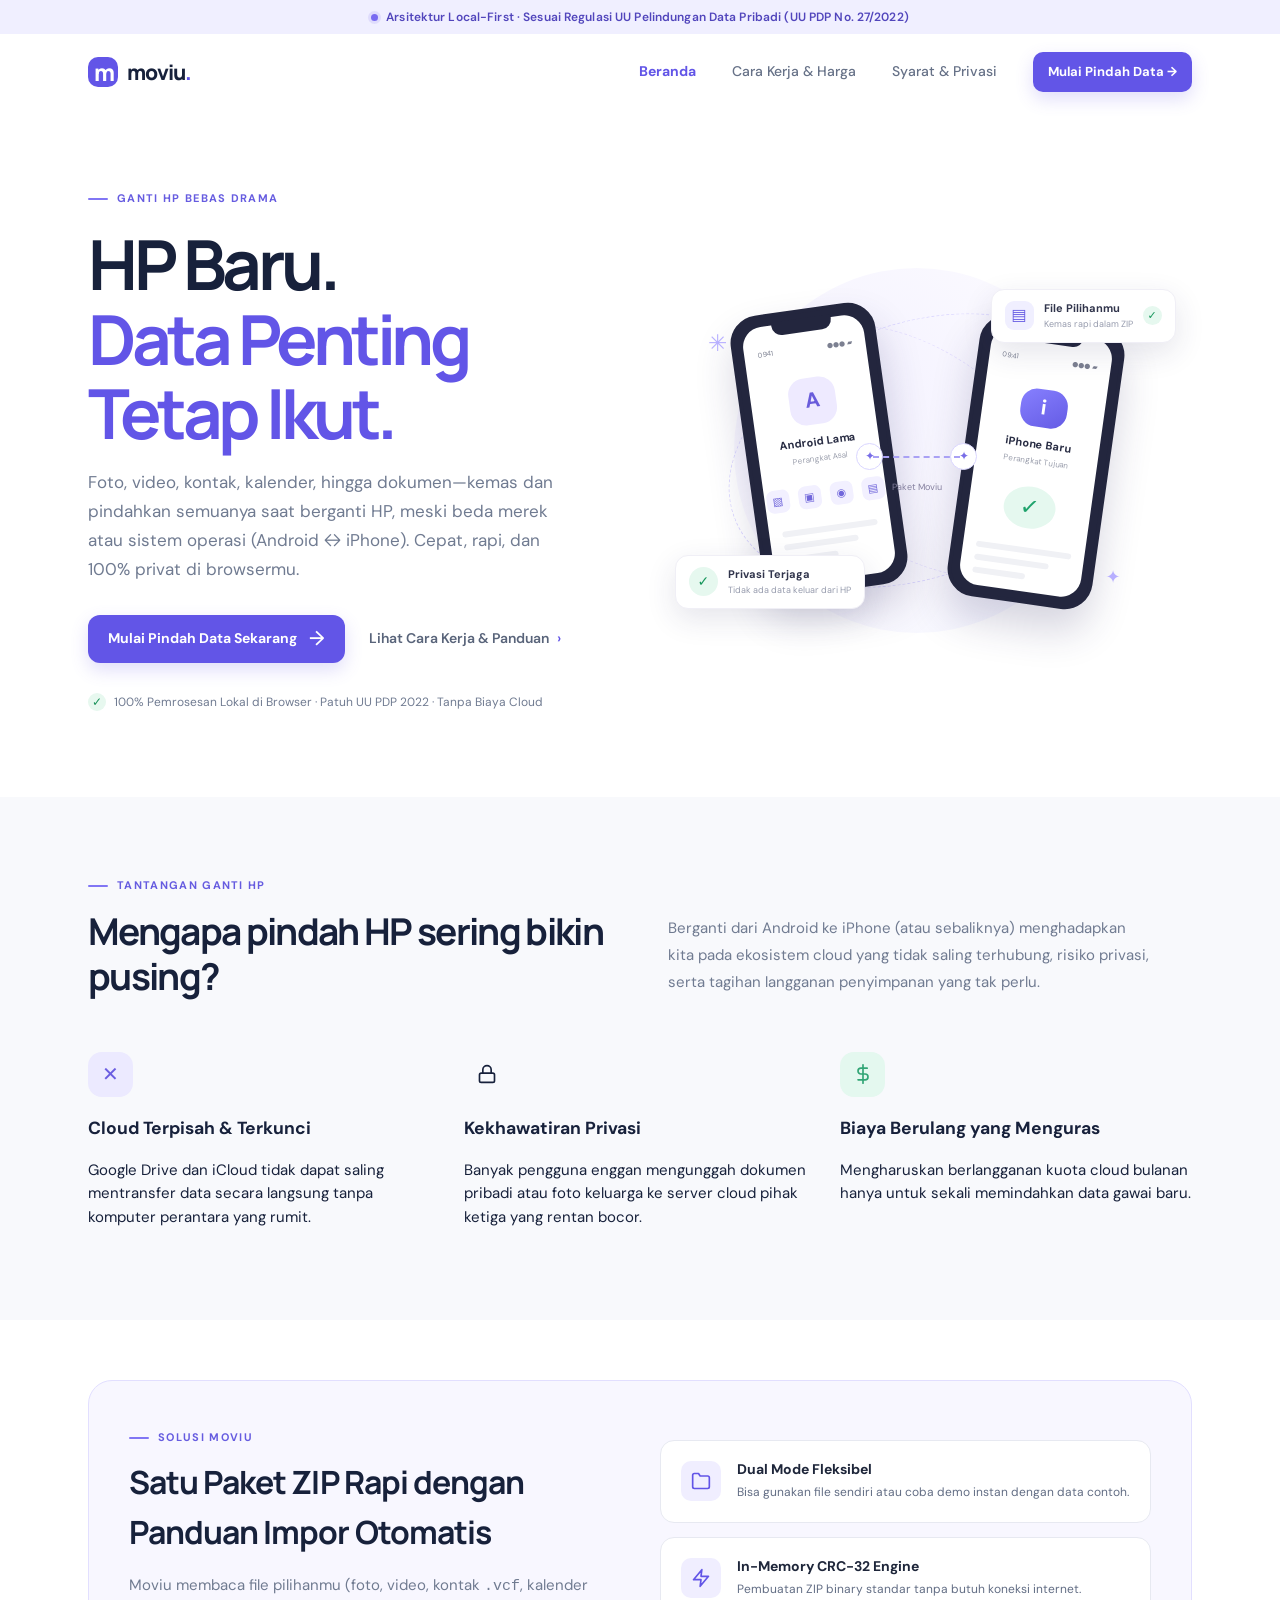
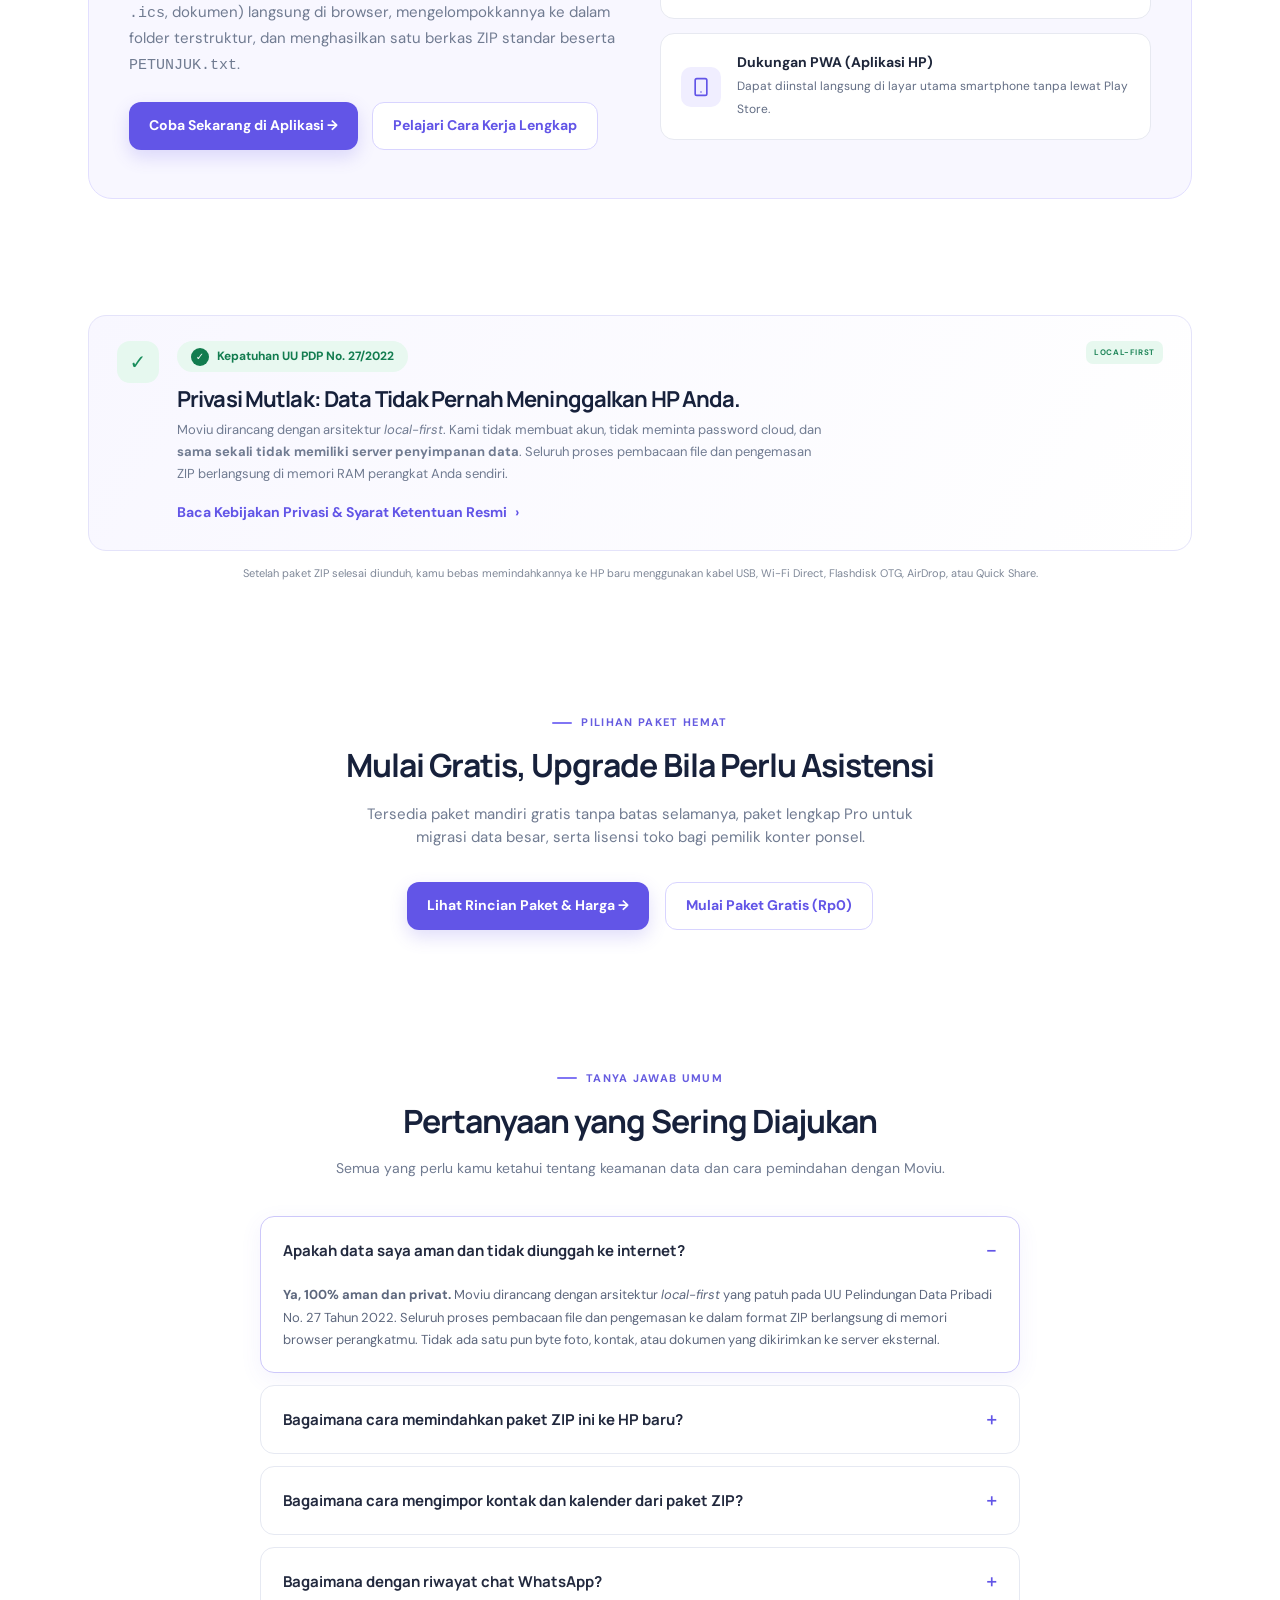
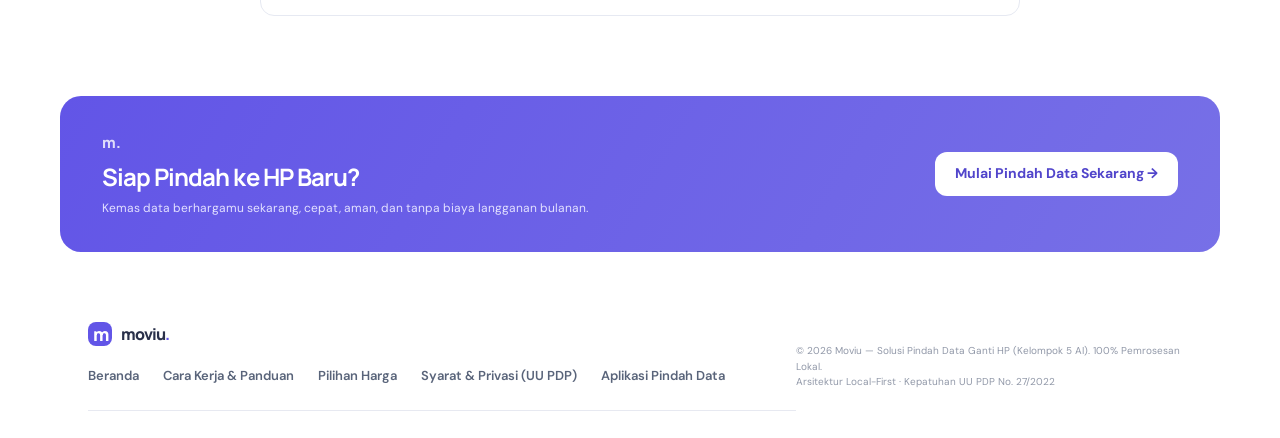
<file: moviu/index.html>
<!DOCTYPE html>
<html lang="id">
<head>
  <meta charset="UTF-8">
  <meta name="viewport" content="width=device-width, initial-scale=1.0">
  <meta name="description" content="Moviu memudahkan pindah data saat ganti HP beda merek atau sistem operasi (Android ↔ iPhone). 100% lokal di browser, aman sesuai UU PDP 2022 tanpa unggah ke server.">
  <meta property="og:title" content="Moviu — Ganti HP, Data Penting Tetap Ikut">
  <meta property="og:description" content="Kemas foto, video, kontak, kalender, dan dokumen menjadi paket ZIP siap pakai langsung di perangkatmu.">
  <meta property="og:type" content="website">
  <title>Moviu — Solusi Pindah Data Ganti HP (Android &amp; iPhone)</title>
  <link rel="icon" type="image/svg+xml" href="data:image/svg+xml,<svg xmlns='http://www.w3.org/2000/svg' viewBox='0 0 100 100'><rect width='100' height='100' rx='25' fill='%236255e7'/><text x='50%' y='68%' fill='%23ffffff' font-family='sans-serif' font-size='65' font-weight='800' text-anchor='middle'>m</text></svg>">
  <link rel="manifest" href="./manifest.webmanifest">
  <link rel="stylesheet" href="./style.css">
</head>
<body>

  <!-- Top Announcement Bar -->
  <div class="demo-banner">
    <span class="demo-dot"></span>
    <span>Arsitektur Local-First · Sesuai Regulasi UU Pelindungan Data Pribadi (UU PDP No. 27/2022)</span>
  </div>

  <!-- Header & Navigasi -->
  <header class="site-header">
    <a class="brand" href="./index.html" aria-label="Moviu, ke beranda">
      <span class="brand-mark">m</span>
      <span>moviu<span class="brand-period">.</span></span>
    </a>
    <nav class="main-nav" aria-label="Navigasi utama">
      <a class="active" href="./index.html" aria-current="page">Beranda</a>
      <a href="./layanan.html">Cara Kerja &amp; Harga</a>
      <a href="./syarat-ketentuan.html">Syarat &amp; Privasi</a>
      <a class="button button-primary button-small" href="./app.html">Mulai Pindah Data →</a>
    </nav>
  </header>

  <main>
    <!-- HERO SECTION -->
    <section class="hero section-wrap" id="beranda">
      <div class="hero-copy">
        <div class="eyebrow"><span class="eyebrow-line"></span> Ganti HP Bebas Drama</div>
        <h1>HP Baru.<br><span>Data Penting Tetap Ikut.</span></h1>
        <p class="hero-description">Foto, video, kontak, kalender, hingga dokumen—kemas dan pindahkan semuanya saat berganti HP, meski beda merek atau sistem operasi (Android ↔ iPhone). Cepat, rapi, dan 100% privat di browsermu.</p>
        <div class="hero-actions">
          <a class="button button-primary" href="./app.html">Mulai Pindah Data Sekarang <span class="arrow" aria-hidden="true">→</span></a>
          <a class="text-link" href="./layanan.html">Lihat Cara Kerja &amp; Panduan <span>›</span></a>
        </div>
        <div class="trust-note">
          <span class="check-mark">✓</span>
          <span>100% Pemrosesan Lokal di Browser · Patuh UU PDP 2022 · Tanpa Biaya Cloud</span>
        </div>
      </div>

      <!-- VISUAL MOCKUP HP -->
      <div class="hero-art" aria-label="Ilustrasi file dikemas untuk dipindahkan ke HP baru">
        <div class="art-orbit orbit-one"></div>
        <div class="art-orbit orbit-two"></div>

        <div class="floating-chip chip-top">
          <span class="chip-icon chip-purple">▤</span>
          <span><b>File Pilihanmu</b><small>Kemas rapi dalam ZIP</small></span>
          <span class="chip-check">✓</span>
        </div>

        <!-- HP Lama -->
        <div class="phone phone-old">
          <div class="phone-notch"></div>
          <div class="phone-screen">
            <div class="screen-top"><span>09:41</span><span>●●● ▰</span></div>
            <div class="screen-avatar avatar-lilac">A</div>
            <strong>Android Lama</strong>
            <small>Perangkat Asal</small>
            <div class="mini-data"><span>▧</span><span>▣</span><span>◉</span><span>▤</span></div>
            <div class="mini-lines"><i></i><i></i><i></i></div>
          </div>
        </div>

        <!-- Path Antara 2 HP -->
        <div class="transfer-path">
          <span class="path-icon">✦</span>
          <span class="path-line"></span>
          <span class="path-icon">✦</span>
          <small>Paket Moviu</small>
        </div>

        <!-- HP Baru -->
        <div class="phone phone-new">
          <div class="phone-notch"></div>
          <div class="phone-screen">
            <div class="screen-top"><span>09:41</span><span>●●● ▰</span></div>
            <div class="screen-avatar avatar-blue">i</div>
            <strong>iPhone Baru</strong>
            <small>Perangkat Tujuan</small>
            <div class="new-check">✓</div>
            <div class="mini-lines"><i></i><i></i><i></i></div>
          </div>
        </div>

        <div class="floating-chip chip-bottom">
          <span class="round-success">✓</span>
          <span><b>Privasi Terjaga</b><small>Tidak ada data keluar dari HP</small></span>
        </div>
        <span class="sparkle sparkle-a" aria-hidden="true">✳</span>
        <span class="sparkle sparkle-b" aria-hidden="true">✦</span>
      </div>
    </section>

    <!-- SECTION: MASALAH YANG DISELESAIKAN -->
    <section class="problem-section">
      <div class="section-wrap problem-grid">
        <div>
          <div class="eyebrow"><span class="eyebrow-line"></span> TANTANGAN GANTI HP</div>
          <h2>Mengapa pindah HP sering bikin pusing?</h2>
        </div>
        <p>Berganti dari Android ke iPhone (atau sebaliknya) menghadapkan kita pada ekosistem cloud yang tidak saling terhubung, risiko privasi, serta tagihan langganan penyimpanan yang tak perlu.</p>
      </div>

      <div class="section-wrap feature-row">
        <article class="feature-col">
          <span class="feature-icon icon-purple">✕</span>
          <div>
            <h3>Cloud Terpisah &amp; Terkunci</h3>
            <p>Google Drive dan iCloud tidak dapat saling mentransfer data secara langsung tanpa komputer perantara yang rumit.</p>
          </div>
        </article>
        <article class="feature-col">
          <span class="feature-icon icon-blue">
            <svg xmlns="http://www.w3.org/2000/svg" width="20" height="20" viewBox="0 0 24 24" fill="none" stroke="currentColor" stroke-width="2" stroke-linecap="round" stroke-linejoin="round" aria-hidden="true"><rect x="3" y="11" width="18" height="11" rx="2"/><path d="M7 11V7a5 5 0 0 1 10 0v4"/></svg>
          </span>
          <div>
            <h3>Kekhawatiran Privasi</h3>
            <p>Banyak pengguna enggan mengunggah dokumen pribadi atau foto keluarga ke server cloud pihak ketiga yang rentan bocor.</p>
          </div>
        </article>
        <article class="feature-col">
          <span class="feature-icon icon-mint">
            <svg xmlns="http://www.w3.org/2000/svg" width="20" height="20" viewBox="0 0 24 24" fill="none" stroke="currentColor" stroke-width="2" stroke-linecap="round" stroke-linejoin="round" aria-hidden="true"><line x1="12" y1="1" x2="12" y2="23"/><path d="M17 5H9.5a3.5 3.5 0 0 0 0 7h5a3.5 3.5 0 0 1 0 7H6"/></svg>
          </span>
          <div>
            <h3>Biaya Berulang yang Menguras</h3>
            <p>Mengharuskan berlangganan kuota cloud bulanan hanya untuk sekali memindahkan data gawai baru.</p>
          </div>
        </article>
      </div>
    </section>

    <!-- SECTION: TEASER CARA KERJA & FITUR -->
    <section class="section-wrap" style="padding: 60px 28px;">
      <div style="background: #f8f7ff; border: 1px solid #e2dfff; border-radius: 24px; padding: 48px 40px; display: grid; grid-template-columns: 1fr 1fr; gap: 40px; align-items: center;">
        <div>
          <div class="eyebrow"><span class="eyebrow-line"></span> SOLUSI MOVIU</div>
          <h2 style="font-family: Manrope, sans-serif; font-size: 32px; letter-spacing: -0.03em; margin: 12px 0 16px;">Satu Paket ZIP Rapi dengan Panduan Impor Otomatis</h2>
          <p style="color: var(--muted); font-size: 15px; line-height: 1.7; margin: 0 0 24px;">
            Moviu membaca file pilihanmu (foto, video, kontak <code>.vcf</code>, kalender <code>.ics</code>, dokumen) langsung di browser, mengelompokkannya ke dalam folder terstruktur, dan menghasilkan satu berkas ZIP standar beserta <code>PETUNJUK.txt</code>.
          </p>
          <div style="display: flex; gap: 14px; flex-wrap: wrap;">
            <a class="button button-primary" href="./app.html">Coba Sekarang di Aplikasi →</a>
            <a class="button button-outline" href="./layanan.html">Pelajari Cara Kerja Lengkap</a>
          </div>
        </div>

        <div style="display: grid; gap: 14px;">
          <div style="background: #fff; padding: 18px 20px; border-radius: 14px; border: 1px solid #e7e9f1; display: flex; align-items: center; gap: 16px;">
            <span style="display:flex;align-items:center;justify-content:center;width:40px;height:40px;background:#f0eeff;border-radius:10px;flex-shrink:0;">
              <svg xmlns="http://www.w3.org/2000/svg" width="20" height="20" viewBox="0 0 24 24" fill="none" stroke="#6255e7" stroke-width="2" stroke-linecap="round" stroke-linejoin="round" aria-hidden="true"><path d="M22 19a2 2 0 0 1-2 2H4a2 2 0 0 1-2-2V5a2 2 0 0 1 2-2h5l2 3h9a2 2 0 0 1 2 2z"/></svg>
            </span>
            <div>
              <strong style="display: block; font-size: 14px; color: #1e263a;">Dual Mode Fleksibel</strong>
              <span style="font-size: 12px; color: #626d84;">Bisa gunakan file sendiri atau coba demo instan dengan data contoh.</span>
            </div>
          </div>
          <div style="background: #fff; padding: 18px 20px; border-radius: 14px; border: 1px solid #e7e9f1; display: flex; align-items: center; gap: 16px;">
            <span style="display:flex;align-items:center;justify-content:center;width:40px;height:40px;background:#f0eeff;border-radius:10px;flex-shrink:0;">
              <svg xmlns="http://www.w3.org/2000/svg" width="20" height="20" viewBox="0 0 24 24" fill="none" stroke="#6255e7" stroke-width="2" stroke-linecap="round" stroke-linejoin="round" aria-hidden="true"><polygon points="13 2 3 14 12 14 11 22 21 10 12 10 13 2"/></svg>
            </span>
            <div>
              <strong style="display: block; font-size: 14px; color: #1e263a;">In-Memory CRC-32 Engine</strong>
              <span style="font-size: 12px; color: #626d84;">Pembuatan ZIP binary standar tanpa butuh koneksi internet.</span>
            </div>
          </div>
          <div style="background: #fff; padding: 18px 20px; border-radius: 14px; border: 1px solid #e7e9f1; display: flex; align-items: center; gap: 16px;">
            <span style="display:flex;align-items:center;justify-content:center;width:40px;height:40px;background:#f0eeff;border-radius:10px;flex-shrink:0;">
              <svg xmlns="http://www.w3.org/2000/svg" width="20" height="20" viewBox="0 0 24 24" fill="none" stroke="#6255e7" stroke-width="2" stroke-linecap="round" stroke-linejoin="round" aria-hidden="true"><rect x="5" y="2" width="14" height="20" rx="2"/><line x1="12" y1="18" x2="12" y2="18"/></svg>
            </span>
            <div>
              <strong style="display: block; font-size: 14px; color: #1e263a;">Dukungan PWA (Aplikasi HP)</strong>
              <span style="font-size: 12px; color: #626d84;">Dapat diinstal langsung di layar utama smartphone tanpa lewat Play Store.</span>
            </div>
          </div>
        </div>
      </div>
    </section>

    <!-- SECTION: KEAMANAN & KEPATUHAN UU PDP -->
    <section class="privacy-section section-wrap" id="privasi">
      <div class="privacy-card">
        <span class="privacy-shield" aria-hidden="true">✓</span>
        <div>
          <div class="compliance-badge" style="margin-bottom: 8px;">
            <span class="compliance-badge-icon">✓</span>
            <span>Kepatuhan UU PDP No. 27/2022</span>
          </div>
          <h2>Privasi Mutlak: Data Tidak Pernah Meninggalkan HP Anda.</h2>
          <p>Moviu dirancang dengan arsitektur <em>local-first</em>. Kami tidak membuat akun, tidak meminta password cloud, dan <strong>sama sekali tidak memiliki server penyimpanan data</strong>. Seluruh proses pembacaan file dan pengemasan ZIP berlangsung di memori RAM perangkat Anda sendiri.</p>
          <div style="margin-top: 16px;">
            <a class="text-link" href="./syarat-ketentuan.html" style="color: var(--purple); font-weight: 700;">Baca Kebijakan Privasi &amp; Syarat Ketentuan Resmi <span>›</span></a>
          </div>
        </div>
        <span class="privacy-local">LOCAL-FIRST</span>
      </div>
      <p class="privacy-caveat">Setelah paket ZIP selesai diunduh, kamu bebas memindahkannya ke HP baru menggunakan kabel USB, Wi-Fi Direct, Flashdisk OTG, AirDrop, atau Quick Share.</p>
    </section>

    <!-- SECTION: RINGKASAN HARGA (TEASER) -->
    <section class="section-wrap" style="padding: 60px 28px; text-align: center;">
      <div class="eyebrow" style="justify-content: center;"><span class="eyebrow-line"></span> PILIHAN PAKET HEMAT</div>
      <h2 style="font-family: Manrope, sans-serif; font-size: 32px; letter-spacing: -0.03em; margin: 10px 0 12px;">Mulai Gratis, Upgrade Bila Perlu Asistensi</h2>
      <p style="color: var(--muted); max-width: 600px; margin: 0 auto 32px; font-size: 15px;">Tersedia paket mandiri gratis tanpa batas selamanya, paket lengkap Pro untuk migrasi data besar, serta lisensi toko bagi pemilik konter ponsel.</p>
      
      <div style="display: flex; gap: 16px; justify-content: center; flex-wrap: wrap;">
        <a class="button button-primary" href="./layanan.html#harga">Lihat Rincian Paket &amp; Harga →</a>
        <a class="button button-outline" href="./app.html">Mulai Paket Gratis (Rp0)</a>
      </div>
    </section>

    <!-- SECTION: FAQ POPULER -->
    <section class="faq-section section-wrap" id="faq">
      <div class="faq-heading">
        <div class="eyebrow"><span class="eyebrow-line"></span> TANYA JAWAB UMUM</div>
        <h2>Pertanyaan yang Sering Diajukan</h2>
        <p>Semua yang perlu kamu ketahui tentang keamanan data dan cara pemindahan dengan Moviu.</p>
      </div>

      <div class="faq-grid">
        <details class="faq-item" open>
          <summary class="faq-question">Apakah data saya aman dan tidak diunggah ke internet?</summary>
          <div class="faq-answer">
            <p><strong>Ya, 100% aman dan privat.</strong> Moviu dirancang dengan arsitektur <em>local-first</em> yang patuh pada UU Pelindungan Data Pribadi No. 27 Tahun 2022. Seluruh proses pembacaan file dan pengemasan ke dalam format ZIP berlangsung di memori browser perangkatmu. Tidak ada satu pun byte foto, kontak, atau dokumen yang dikirimkan ke server eksternal.</p>
          </div>
        </details>

        <details class="faq-item">
          <summary class="faq-question">Bagaimana cara memindahkan paket ZIP ini ke HP baru?</summary>
          <div class="faq-answer">
            <p>Setelah mengunduh file <code>Moviu-paket-*.zip</code>, kamu bisa mentransfernya ke HP baru menggunakan cara yang paling kamu sukai:</p>
            <p>• <strong>Android ke iPhone:</strong> Kirim via kabel USB ke komputer, gunakan Google Drive/iCloud web, atau transfer lokal via browser.<br>
            • <strong>Android ke Android:</strong> Gunakan fitur Quick Share (Nearby Share) atau kabel OTG.<br>
            • <strong>iPhone ke Android / iPhone:</strong> Gunakan kabel data Type-C atau flashdisk OTG.</p>
          </div>
        </details>

        <details class="faq-item">
          <summary class="faq-question">Bagaimana cara mengimpor kontak dan kalender dari paket ZIP?</summary>
          <div class="faq-answer">
            <p>Ekstrak paket ZIP di HP barumu menggunakan aplikasi File. Di dalam folder <code>Moviu/Kontak</code>, ketuk file <code>.vcf</code> maka HP kamu (baik Android maupun iPhone) akan otomatis memunculkan opsi <em>"Tambahkan semua kontak ke Buku Telepon"</em>. Hal yang sama berlaku untuk berkas <code>.ics</code> di folder Kalender.</p>
          </div>
        </details>

        <details class="faq-item">
          <summary class="faq-question">Bagaimana dengan riwayat chat WhatsApp?</summary>
          <div class="faq-answer">
            <p>WhatsApp memiliki enkripsi end-to-end khusus. Cara terbaik untuk memindahkan WhatsApp saat ini adalah menggunakan fitur resmi <strong>"Transfer Chat"</strong> di menu Pengaturan WhatsApp pada HP lama, lalu pindai kode QR di WhatsApp HP baru sebelum melepas kartu SIM. Panduan detailnya dapat dilihat di halaman <a href="./layanan.html#panduan" style="color: var(--purple); font-weight: 700;">Panduan Ekspor</a>.</p>
          </div>
        </details>
      </div>
    </section>

    <!-- CLOSING CTA -->
    <section class="closing-cta section-wrap">
      <div>
        <span class="closing-mark">m.</span>
        <h2>Siap Pindah ke HP Baru?</h2>
        <p>Kemas data berhargamu sekarang, cepat, aman, dan tanpa biaya langganan bulanan.</p>
      </div>
      <a class="button button-white" href="./app.html">Mulai Pindah Data Sekarang →</a>
    </section>
  </main>

  <!-- Footer -->
  <footer class="site-footer section-wrap">
    <div style="display: flex; justify-content: space-between; align-items: center; flex-wrap: wrap; gap: 20px; border-bottom: 1px solid var(--line); padding-bottom: 24px;">
      <a class="brand" href="./index.html">
        <span class="brand-mark">m</span>
        <span>moviu<span class="brand-period">.</span></span>
      </a>
      <div style="display: flex; gap: 24px; font-size: 13px; font-weight: 600; color: #59647a;">
        <a href="./index.html">Beranda</a>
        <a href="./layanan.html">Cara Kerja &amp; Panduan</a>
        <a href="./layanan.html#harga">Pilihan Harga</a>
        <a href="./syarat-ketentuan.html">Syarat &amp; Privasi (UU PDP)</a>
        <a href="./app.html">Aplikasi Pindah Data</a>
      </div>
    </div>
    <div class="footer-bottom">
      <div>© 2026 Moviu — Solusi Pindah Data Ganti HP (Kelompok 5 AI). 100% Pemrosesan Lokal.</div>
      <div class="footer-tech">
        <span>Arsitektur Local-First</span> · <span>Kepatuhan UU PDP No. 27/2022</span>
      </div>
    </div>
  </footer>

  <script>
    (function() {
      try {
        var raw = localStorage.getItem('moviu_auth_user');
        if (raw) {
          var user = JSON.parse(raw);
          if (user && user.name) {
            var ctaBtns = document.querySelectorAll('a[href="./app.html"]');
            ctaBtns.forEach(function(btn) {
              if (btn.classList.contains('button-small')) {
                btn.textContent = 'Buka Aplikasi (' + user.name.split(' ')[0] + ') →';
              }
            });
          }
        }
      } catch (e) {}
    })();
  </script>
</body>
</html>
</file>
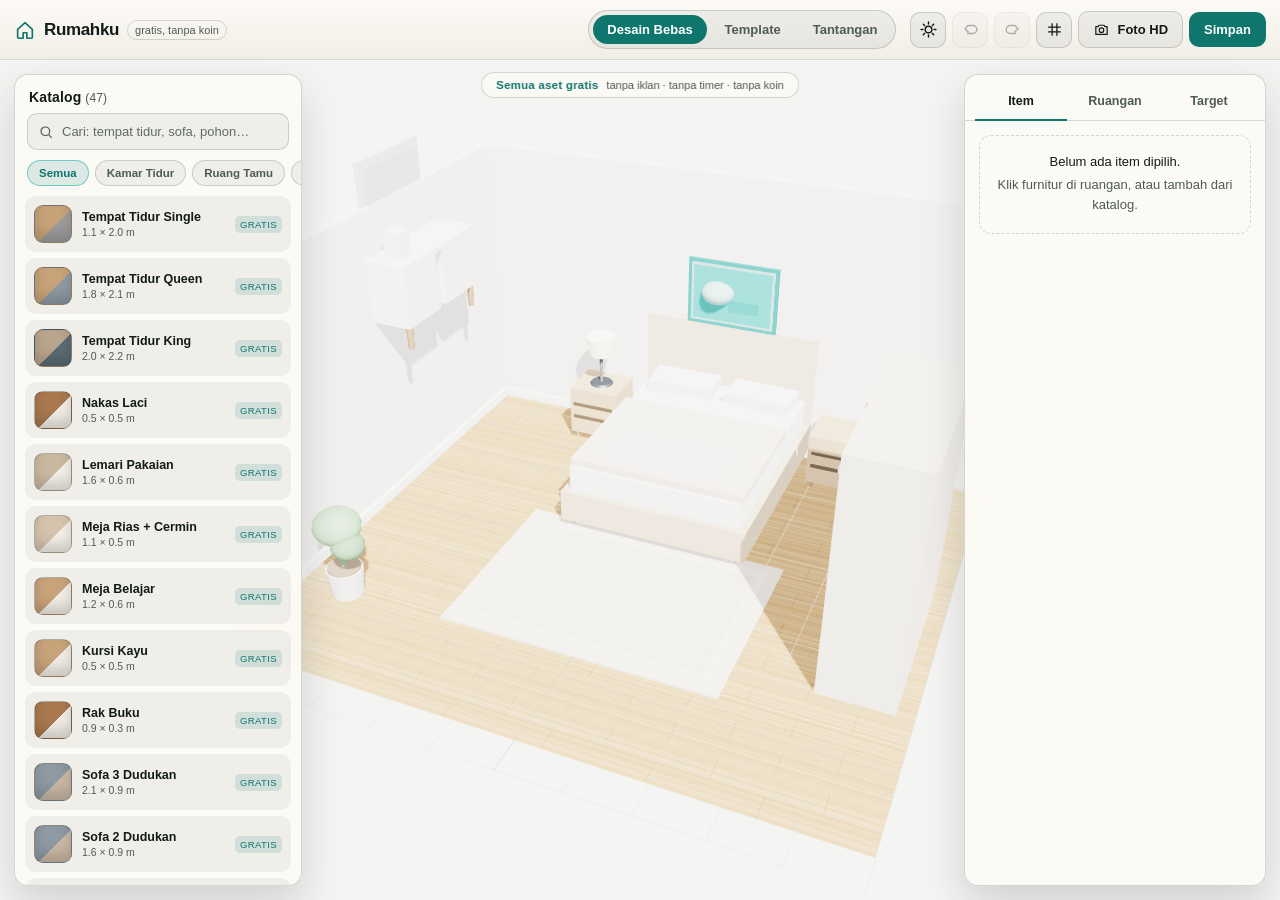
<file: rumahku/index.html>
<!DOCTYPE html>
<html lang="id" data-theme="dark">
<head>
<meta charset="utf-8">
<meta name="viewport" content="width=device-width, initial-scale=1, maximum-scale=1, user-scalable=no, viewport-fit=cover">
<meta name="theme-color" content="#0a0f0e">
<script>try{var t=localStorage.getItem("rumahku.theme.v1");if(t!=="dark"&&t!=="light")t=window.matchMedia("(prefers-color-scheme: light)").matches?"light":"dark";document.documentElement.dataset.theme=t;}catch(e){}</script>
<title>Rumahku — Studio Desain Ruangan 3D</title>
<meta name="description" content="Game desain interior 3D gratis: 50+ aset, template ruangan, desain bebas, undo/redo, tanpa iklan dan tanpa koin.">
<link rel="icon" href="data:image/svg+xml,%3Csvg xmlns=%27http://www.w3.org/2000/svg%27 viewBox=%270 0 32 32%27%3E%3Crect width=%2732%27 height=%2732%27 rx=%278%27 fill=%27%230a0f0e%27/%3E%3Cpath d=%27M7 16 16 8l9 8v9a1 1 0 0 1-1 1h-5v-7h-6v7H8a1 1 0 0 1-1-1z%27 fill=%27none%27 stroke=%27%232dd4bf%27 stroke-width=%272%27 stroke-linejoin=%27round%27/%3E%3C/svg%3E">
<link rel="stylesheet" href="css/style.css">
</head>
<body>
<div id="app">

  <header class="topbar">
    <div class="brand">
      <svg viewBox="0 0 24 24" aria-hidden="true"><path d="M4 11.2 12 4l8 7.2V20a1 1 0 0 1-1 1h-5v-6H10v6H5a1 1 0 0 1-1-1z" fill="none" stroke="currentColor" stroke-width="1.8" stroke-linejoin="round"/></svg>
      <span>Rumahku</span>
      <em>gratis, tanpa koin</em>
    </div>

    <nav class="modes" aria-label="Mode">
      <button class="mode-btn is-active" data-mode="free">Desain Bebas</button>
      <button class="mode-btn" data-mode="template">Template</button>
      <button class="mode-btn" data-mode="challenge">Tantangan</button>
    </nav>

    <div class="tools">
      <button class="icon-btn" id="btn-theme" title="Mode gelap" aria-label="Ganti mode gelap/terang">
        <svg class="ico-sun" viewBox="0 0 24 24" aria-hidden="true"><circle cx="12" cy="12" r="4.2" fill="none" stroke="currentColor" stroke-width="1.8"/><path d="M12 2.6v2.4M12 19v2.4M2.6 12h2.4M19 12h2.4M5.4 5.4l1.7 1.7M16.9 16.9l1.7 1.7M18.6 5.4l-1.7 1.7M7.1 16.9l-1.7 1.7" fill="none" stroke="currentColor" stroke-width="1.8" stroke-linecap="round"/></svg>
        <svg class="ico-moon" viewBox="0 0 24 24" aria-hidden="true"><path d="M20 14.5A8.2 8.2 0 0 1 9.5 4a8.5 8.5 0 1 0 10.5 10.5z" fill="none" stroke="currentColor" stroke-width="1.8" stroke-linejoin="round"/></svg>
      </button>
      <button class="icon-btn" id="btn-undo" title="Undo (Ctrl+Z)" aria-label="Undo">
        <svg viewBox="0 0 24 24" aria-hidden="true"><path d="M9 7H15a5 5 0 0 1 0 10H8M9 7 5 11l4 4" fill="none" stroke="currentColor" stroke-width="1.8" stroke-linecap="round" stroke-linejoin="round"/></svg>
      </button>
      <button class="icon-btn" id="btn-redo" title="Redo (Ctrl+Shift+Z)" aria-label="Redo">
        <svg viewBox="0 0 24 24" aria-hidden="true"><path d="M15 7H9a5 5 0 0 0 0 10h7M15 7l4 4-4 4" fill="none" stroke="currentColor" stroke-width="1.8" stroke-linecap="round" stroke-linejoin="round"/></svg>
      </button>
      <button class="icon-btn" id="btn-grid" title="Grid (G)" aria-label="Grid">
        <svg viewBox="0 0 24 24" aria-hidden="true"><path d="M4 9h16M4 15h16M9 4v16M15 4v16" fill="none" stroke="currentColor" stroke-width="1.6"/></svg>
      </button>
      <button class="btn ghost" id="btn-photo">
        <svg viewBox="0 0 24 24" aria-hidden="true"><path d="M4 8h3l1.5-2h7L17 8h3v11H4z" fill="none" stroke="currentColor" stroke-width="1.7" stroke-linejoin="round"/><circle cx="12" cy="13" r="3.2" fill="none" stroke="currentColor" stroke-width="1.7"/></svg>
        Foto HD
      </button>
      <button class="btn primary" id="btn-save">Simpan</button>
    </div>
  </header>

  <main class="stage">
    <canvas id="scene" aria-label="Area desain 3D"></canvas>

    <div class="badge-free" id="badge-free">
      <strong>Semua aset gratis</strong>
      <span>tanpa iklan · tanpa timer · tanpa koin</span>
    </div>

    <div class="hint" id="hint">
      <b>Geser</b> furnitur untuk atur · <b>klik kanan / dua jari</b> geser kamera · <b>scroll</b> zoom
      <button id="hint-close" aria-label="Tutup petunjuk">×</button>
    </div>

    <div class="toast" id="toast" role="status" aria-live="polite"></div>

    <!-- katalog -->
    <section class="panel panel-catalog" id="panel-catalog" aria-label="Katalog aset">
      <div class="panel-head">
        <h2>Katalog <span id="catalog-count"></span></h2>
        <button class="sheet-close" data-close="catalog" aria-label="Tutup katalog">×</button>
      </div>
      <div class="search">
        <svg viewBox="0 0 24 24" aria-hidden="true"><circle cx="11" cy="11" r="6.5" fill="none" stroke="currentColor" stroke-width="1.8"/><path d="m16 16 4 4" stroke="currentColor" stroke-width="1.8" stroke-linecap="round"/></svg>
        <input id="search" type="search" placeholder="Cari: tempat tidur, sofa, pohon…" autocomplete="off">
      </div>
      <div class="chips" id="cats"></div>
      <div class="items" id="items"></div>
    </section>

    <!-- panel kanan -->
    <aside class="panel panel-side" id="panel-side" aria-label="Pengaturan">
      <div class="side-tabs" role="tablist">
        <button class="side-tab is-active" data-tab="item" role="tab">Item</button>
        <button class="side-tab" data-tab="room" role="tab">Ruangan</button>
        <button class="side-tab" data-tab="goals" role="tab">Target</button>
        <button class="sheet-close" data-close="side" aria-label="Tutup panel">×</button>
      </div>

      <div class="side-body" id="tab-item">
        <div id="item-empty" class="empty">
          <p>Belum ada item dipilih.</p>
          <p class="muted">Klik furnitur di ruangan, atau tambah dari katalog.</p>
        </div>
        <div id="item-controls" hidden>
          <h3 id="item-name">—</h3>
          <p class="muted" id="item-size"></p>

          <label class="field">
            <span>Warna / finishing</span>
            <div class="swatches" id="item-colors"></div>
          </label>

          <label class="field">
            <span>Rotasi <b id="rot-val">0°</b></span>
            <input type="range" id="rot" min="0" max="345" step="15" value="0">
          </label>

          <label class="field">
            <span>Ukuran <b id="scale-val">100%</b></span>
            <input type="range" id="scale" min="60" max="150" step="5" value="100">
          </label>

          <label class="field">
            <span>Tinggi <b id="height-val">0.00 m</b></span>
            <input type="range" id="height" min="0" max="200" step="2" value="0">
          </label>

          <div class="row">
            <button class="btn ghost" id="btn-duplicate">Duplikat</button>
            <button class="btn danger" id="btn-delete">Hapus</button>
          </div>
        </div>
      </div>

      <div class="side-body" id="tab-room" hidden>
        <label class="field">
          <span>Lebar ruangan <b id="w-val">6.0 m</b></span>
          <input type="range" id="room-w" min="3" max="10" step="0.2" value="6">
        </label>
        <label class="field">
          <span>Panjang ruangan <b id="d-val">5.0 m</b></span>
          <input type="range" id="room-d" min="3" max="10" step="0.2" value="5">
        </label>

        <label class="field">
          <span>Warna dinding</span>
          <div class="swatches" id="wall-colors"></div>
        </label>

        <label class="field">
          <span>Lantai</span>
          <div class="floors" id="floors"></div>
        </label>

        <label class="switch">
          <input type="checkbox" id="outdoor">
          <span>Mode luar ruangan (taman)</span>
        </label>

        <div class="row">
          <button class="btn ghost" id="btn-clear">Kosongkan ruangan</button>
        </div>
        <p class="muted small">Semua pengaturan gratis. Tidak ada kunci level, koin, atau timer.</p>
      </div>

      <div class="side-body" id="tab-goals" hidden>
        <h3 id="challenge-name">Tantangan</h3>
        <p class="muted" id="challenge-brief">Pilih tantangan untuk mulai. Target dinilai otomatis, tanpa hadiah berbayar.</p>
        <div id="goals-list" class="goals"></div>
        <div class="row">
          <button class="btn ghost" id="btn-open-challenges">Ganti tantangan</button>
        </div>
      </div>
    </aside>

    <!-- tab bar mobile -->
    <nav class="mobile-tabs" aria-label="Panel">
      <button data-open="catalog">Katalog</button>
      <button data-open="side" data-tab="item">Item</button>
      <button data-open="side" data-tab="room">Ruangan</button>
      <button data-open="side" data-tab="goals">Target</button>
    </nav>
  </main>

  <!-- modal template / tantangan -->
  <div class="modal" id="modal" hidden>
    <div class="modal-card">
      <header>
        <h2 id="modal-title">Template ruangan</h2>
        <button class="sheet-close" id="modal-close" aria-label="Tutup">×</button>
      </header>
      <p class="muted" id="modal-sub">Mulai dari template, lalu ubah apa pun sesukamu — template tidak mengunci item.</p>
      <div class="cards" id="modal-list"></div>
    </div>
  </div>

</div>

<script src="js/three.min.js"></script>
<script src="js/catalog.js"></script>
<script src="js/app.js"></script>
</body>
</html>
</file>
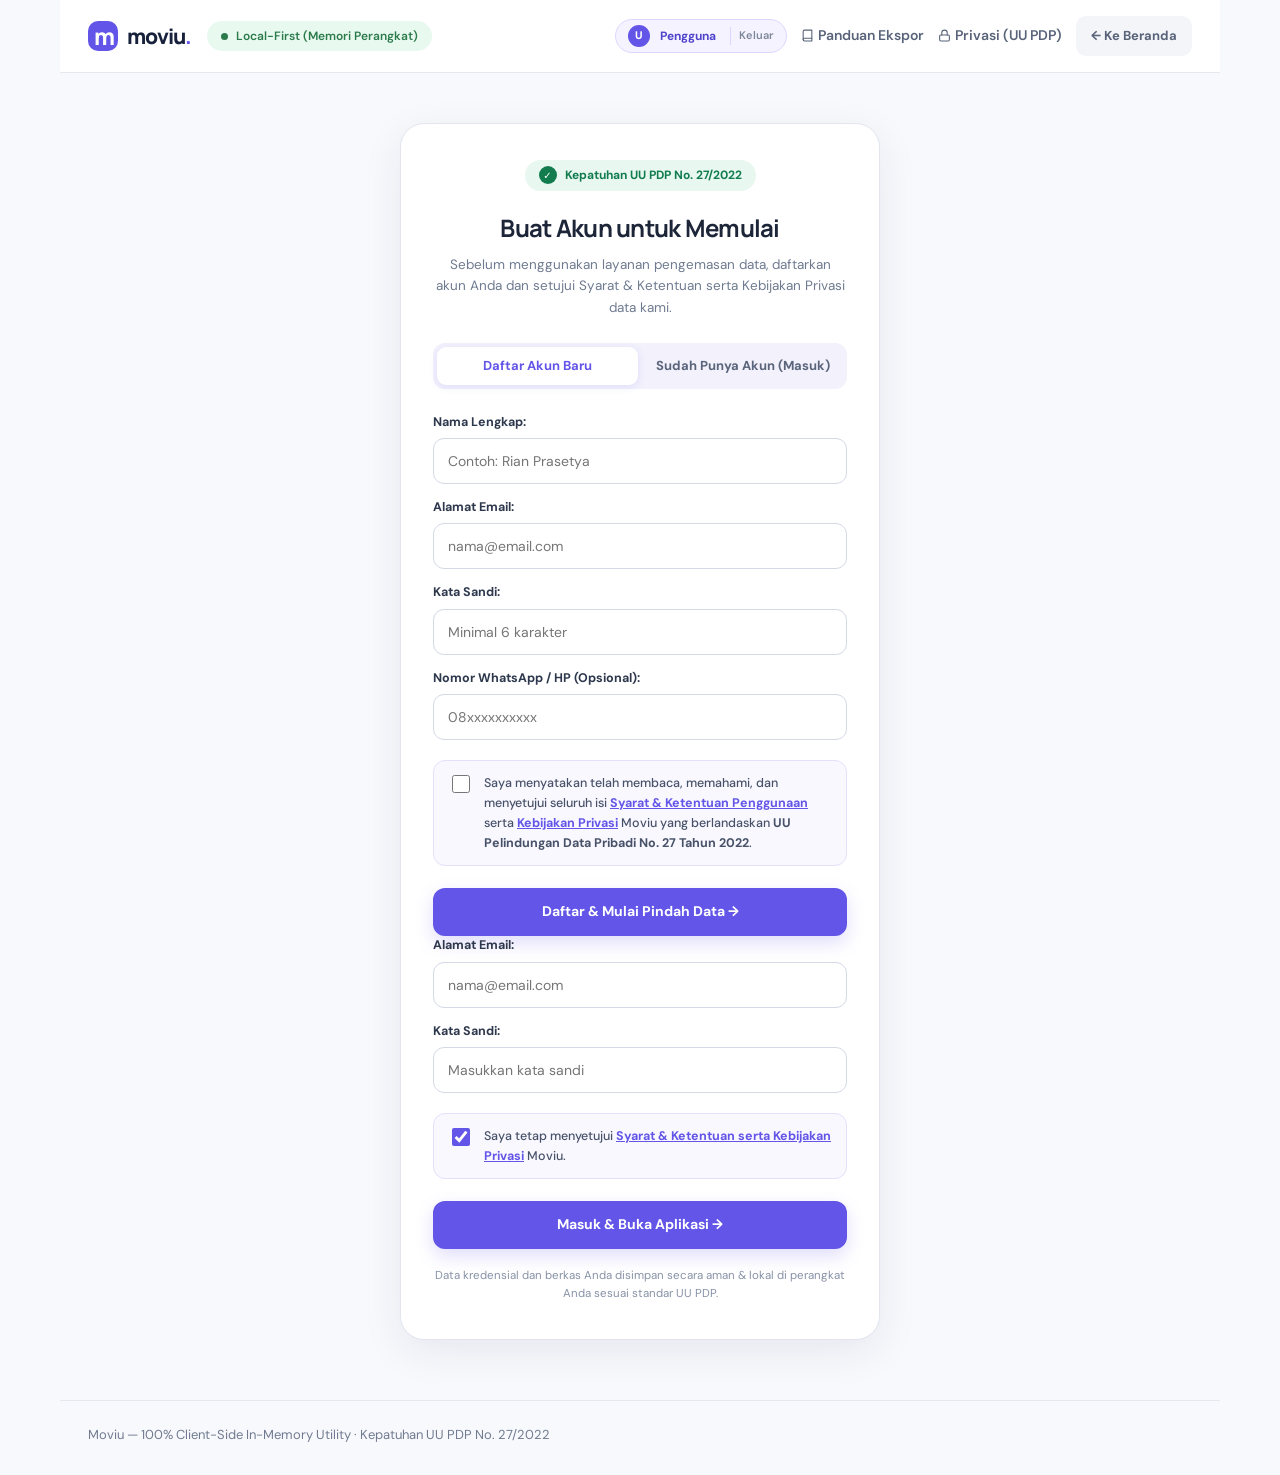
<file: moviu/app.html>
<!DOCTYPE html>
<html lang="id">
<head>
  <meta charset="utf-8">
  <meta name="viewport" content="width=device-width, initial-scale=1">
  <meta name="theme-color" content="#6255e7">
  <meta name="description" content="Aplikasi Pindah Data Moviu — Wizard interaktif kemas foto, kontak, kalender, dan dokumen secara lokal tanpa server.">
  <meta property="og:title" content="Aplikasi Pindah Data — Moviu">
  <meta property="og:description" content="Kemas data HP lama ke HP baru langsung di browser tanpa perantara cloud.">
  <meta property="og:type" content="website">
  <title>Aplikasi Pindah Data — Moviu</title>
  <link rel="icon" type="image/svg+xml" href="data:image/svg+xml,<svg xmlns='http://www.w3.org/2000/svg' viewBox='0 0 100 100'><rect width='100' height='100' rx='25' fill='%236255e7'/><text x='50%' y='68%' fill='%23ffffff' font-family='sans-serif' font-size='65' font-weight='800' text-anchor='middle'>m</text></svg>">
  <link rel="manifest" href="manifest.webmanifest">
  <link rel="stylesheet" href="style.css">
  <script src="transfer-core.js" defer></script>
  <script src="script.js" defer></script>
</head>
<body style="background: var(--bg);">

  <!-- App Header Bar -->
  <header class="app-header-bar">
    <div style="display: flex; align-items: center; gap: 16px;">
      <a class="brand" href="./index.html" aria-label="Moviu, kembali ke beranda">
        <span class="brand-mark">m</span>
        <span>moviu<span class="brand-period">.</span></span>
      </a>
      <span class="app-status-badge">
        <span class="dot"></span>
        <span>Local-First (Memori Perangkat)</span>
      </span>
    </div>
    <div style="display: flex; align-items: center; gap: 14px; font-size: 13px; font-weight: 600;">
      <!-- Logged-in User Profile Bar -->
      <div class="user-profile-bar" id="user-profile-widget" hidden>
        <span class="user-avatar-circle" id="user-avatar">U</span>
        <span id="user-display-name">Pengguna</span>
        <button type="button" class="btn-logout" id="btn-logout" title="Keluar dari akun">Keluar</button>
      </div>

      <a href="./layanan.html#panduan" class="text-link" target="_blank" rel="noopener">
        <svg xmlns="http://www.w3.org/2000/svg" width="13" height="13" viewBox="0 0 24 24" fill="none" stroke="currentColor" stroke-width="2" stroke-linecap="round" stroke-linejoin="round" aria-hidden="true" style="vertical-align:-2px;margin-right:4px"><path d="M4 19.5A2.5 2.5 0 0 1 6.5 17H20"/><path d="M6.5 2H20v20H6.5A2.5 2.5 0 0 1 4 19.5v-15A2.5 2.5 0 0 1 6.5 2z"/></svg>Panduan Ekspor</a>
      <a href="./syarat-ketentuan.html" class="text-link" target="_blank" rel="noopener">
        <svg xmlns="http://www.w3.org/2000/svg" width="13" height="13" viewBox="0 0 24 24" fill="none" stroke="currentColor" stroke-width="2" stroke-linecap="round" stroke-linejoin="round" aria-hidden="true" style="vertical-align:-2px;margin-right:4px"><rect x="3" y="11" width="18" height="11" rx="2"/><path d="M7 11V7a5 5 0 0 1 10 0v4"/></svg>Privasi (UU PDP)</a>
      <a href="./index.html" class="button button-quiet button-small">← Ke Beranda</a>
    </div>
  </header>

  <main>
    <!-- GERBANG AUTENTIKASI & PERSETUJUAN SYARAT KETENTUAN -->
    <section class="auth-gate-wrap" id="auth-gate-section">
      <div class="auth-gate-card">
        <div class="auth-gate-head">
          <div class="compliance-badge" style="margin-bottom: 8px;">
            <span class="compliance-badge-icon">✓</span>
            <span>Kepatuhan UU PDP No. 27/2022</span>
          </div>
          <h2 id="auth-title">Buat Akun untuk Memulai</h2>
          <p id="auth-subtitle">Sebelum menggunakan layanan pengemasan data, daftarkan akun Anda dan setujui Syarat &amp; Ketentuan serta Kebijakan Privasi data kami.</p>
        </div>

        <!-- Alert messages -->
        <div class="auth-error-box" id="auth-error" role="alert"></div>
        <div class="auth-success-box" id="auth-success" role="status"></div>

        <!-- Tabs Daftar / Masuk -->
        <div class="auth-nav-tabs" role="tablist">
          <button type="button" class="auth-tab-btn active" id="tab-auth-register" role="tab" aria-selected="true">
            Daftar Akun Baru
          </button>
          <button type="button" class="auth-tab-btn" id="tab-auth-login" role="tab" aria-selected="false">
            Sudah Punya Akun (Masuk)
          </button>
        </div>

        <!-- Form 1: Registrasi Akun Baru -->
        <form class="auth-form" id="form-register">
          <div class="auth-field">
            <label for="auth-name">Nama Lengkap:</label>
            <input type="text" id="auth-name" placeholder="Contoh: Rian Prasetya" required autocomplete="name">
          </div>

          <div class="auth-field">
            <label for="auth-email">Alamat Email:</label>
            <input type="email" id="auth-email" placeholder="nama@email.com" required autocomplete="email">
          </div>

          <div class="auth-field">
            <label for="auth-password">Kata Sandi:</label>
            <input type="password" id="auth-password" placeholder="Minimal 6 karakter" required minlength="6" autocomplete="new-password">
          </div>

          <div class="auth-field">
            <label for="auth-phone">Nomor WhatsApp / HP (Opsional):</label>
            <input type="tel" id="auth-phone" placeholder="08xxxxxxxxxx" autocomplete="tel">
          </div>

          <!-- Checkbox Persetujuan Syarat & Kebijakan Privasi (WAJIB) -->
          <div class="auth-checkbox-wrap">
            <input type="checkbox" id="auth-terms-agree" required>
            <label for="auth-terms-agree">
              Saya menyatakan telah membaca, memahami, dan menyetujui seluruh isi 
              <a href="./syarat-ketentuan.html" target="_blank" rel="noopener">Syarat &amp; Ketentuan Penggunaan</a> 
              serta 
              <a href="./syarat-ketentuan.html#kebijakan-privasi" target="_blank" rel="noopener">Kebijakan Privasi</a> 
              Moviu yang berlandaskan <strong>UU Pelindungan Data Pribadi No. 27 Tahun 2022</strong>.
            </label>
          </div>

          <button type="submit" class="button button-primary" id="btn-auth-register" style="width: 100%;">
            Daftar &amp; Mulai Pindah Data →
          </button>
        </form>

        <!-- Form 2: Masuk Akun yang Sudah Ada -->
        <form class="auth-form" id="form-login" hidden>
          <div class="auth-field">
            <label for="auth-login-email">Alamat Email:</label>
            <input type="email" id="auth-login-email" placeholder="nama@email.com" required autocomplete="email">
          </div>

          <div class="auth-field">
            <label for="auth-login-password">Kata Sandi:</label>
            <input type="password" id="auth-login-password" placeholder="Masukkan kata sandi" required autocomplete="current-password">
          </div>

          <!-- Checkbox Persetujuan Login -->
          <div class="auth-checkbox-wrap">
            <input type="checkbox" id="auth-login-terms-agree" checked required>
            <label for="auth-login-terms-agree">
              Saya tetap menyetujui <a href="./syarat-ketentuan.html" target="_blank" rel="noopener">Syarat &amp; Ketentuan serta Kebijakan Privasi</a> Moviu.
            </label>
          </div>

          <button type="submit" class="button button-primary" id="btn-auth-login" style="width: 100%;">
            Masuk &amp; Buka Aplikasi →
          </button>
        </form>

        <div style="margin-top: 18px; text-align: center; font-size: 11.5px; color: #8792a7;">
          Data kredensial dan berkas Anda disimpan secara aman &amp; lokal di perangkat Anda sesuai standar UU PDP.
        </div>
      </div>
    </section>

    <!-- INTERACTIVE TRANSFER FLOW WIZARD (HANYA DITAMPILKAN SETELAH LOGIN & SETUJU SYARAT) -->
    <section class="flow-section" id="flow" hidden>
      <div class="section-wrap flow-wrap">
        <div class="flow-heading">
          <div class="eyebrow" style="justify-content: center;"><span class="eyebrow-line"></span> WIZARD PINDAH DATA MOVIU</div>
          <h2>Siapkan Paket Migrasimu</h2>
          <p>Ikuti 5 langkah mudah untuk merapikan data sebelum pindah ke HP baru.</p>
        </div>

        <div class="flow-card">
          <!-- Stepper Navigation -->
          <div class="stepper" aria-label="Langkah pemindahan data">
            <div class="step-indicator active" data-step-indicator="1"><span>1</span><small>Pilih Data</small></div><i></i>
            <div class="step-indicator" data-step-indicator="2"><span>2</span><small>Ringkasan</small></div><i></i>
            <div class="step-indicator" data-step-indicator="3"><span>3</span><small>Pilih Kategori</small></div><i></i>
            <div class="step-indicator" data-step-indicator="4"><span>4</span><small>Proses</small></div><i></i>
            <div class="step-indicator" data-step-indicator="5"><span>5</span><small>Selesai &amp; Unduh</small></div>
          </div>

          <!-- LANGKAH 1: PILIH PERANGKAT & MODE -->
          <section class="flow-step" data-step="1">
            <div class="step-title">
              <span class="step-kicker">LANGKAH 1 DARI 5</span>
              <h3>Pilih Perangkat &amp; Sumber File</h3>
              <p>Tentukan tipe HP lama dan HP baru, lalu pilih file yang ingin dipindahkan.</p>
            </div>

            <!-- Device Selector -->
            <div class="device-grid">
              <label class="field-card">
                <span class="field-label">HP Lama (Asal) <span class="device-symbol">↗</span></span>
                <select id="source-device">
                  <option value="Android (Samsung)">Samsung Galaxy (Android)</option>
                  <option value="Android (Xiaomi)">Xiaomi / Redmi (Android)</option>
                  <option value="Android (OPPO/vivo)">OPPO / vivo / realme (Android)</option>
                  <option value="Android (Google Pixel)">Google Pixel (Android)</option>
                  <option value="iPhone (iOS)">Apple iPhone (iOS)</option>
                </select>
                <small>Perangkat Asal</small>
              </label>

              <div class="swap-mark" aria-hidden="true" title="Arah migrasi data">⇄</div>

              <label class="field-card">
                <span class="field-label">HP Baru (Tujuan) <span class="device-symbol">↙</span></span>
                <select id="target-device">
                  <option value="iPhone (iOS)">Apple iPhone (iOS)</option>
                  <option value="Android (Samsung)">Samsung Galaxy (Android)</option>
                  <option value="Android (Google Pixel)">Google Pixel (Android)</option>
                  <option value="Android (Xiaomi)">Xiaomi / Redmi (Android)</option>
                  <option value="Android (OPPO/vivo)">OPPO / vivo (Android)</option>
                </select>
                <small>Perangkat Tujuan</small>
              </label>
            </div>

            <!-- Mode Switch Tabs -->
            <div class="mode-switch-wrap" role="tablist" aria-label="Pilihan mode pemrosesan">
              <button type="button" class="mode-switch-btn active" id="tab-mode-files" role="tab" aria-selected="true" aria-controls="mode-files-content">
                <svg xmlns="http://www.w3.org/2000/svg" width="14" height="14" viewBox="0 0 24 24" fill="none" stroke="currentColor" stroke-width="2" stroke-linecap="round" stroke-linejoin="round" aria-hidden="true" style="vertical-align:-2px;margin-right:5px"><path d="M22 19a2 2 0 0 1-2 2H4a2 2 0 0 1-2-2V5a2 2 0 0 1 2-2h5l2 3h9a2 2 0 0 1 2 2z"/></svg>Kemas File Sendiri (Nyata)
              </button>
              <button type="button" class="mode-switch-btn" id="tab-mode-sim" role="tab" aria-selected="false" aria-controls="mode-sim-content">
                <svg xmlns="http://www.w3.org/2000/svg" width="14" height="14" viewBox="0 0 24 24" fill="none" stroke="currentColor" stroke-width="2" stroke-linecap="round" stroke-linejoin="round" aria-hidden="true" style="vertical-align:-2px;margin-right:5px"><polygon points="13 2 3 14 12 14 11 22 21 10 12 10 13 2"/></svg>Simulasi Demo Cepat
              </button>
            </div>

            <!-- TAB 1: FILE REAL DROPZONE -->
            <div id="mode-files-content">
              <input class="visually-hidden" id="file-input" type="file" multiple accept="image/*,video/*,.vcf,.vcard,.ics,.ical,.pdf,.doc,.docx,.xls,.xlsx,.ppt,.pptx,.txt,.rtf,.odt,.ods,.odp,.csv,.md">
              <label class="visually-hidden" for="file-input">Pilih foto, video, kontak, kalender, atau dokumen</label>

              <div class="file-drop-zone" id="drop-zone" tabindex="0" role="group" aria-label="Area pilih atau jatuhkan file">
                <div class="drop-icon" aria-hidden="true">↑</div>
                <strong>Tambahkan file yang ingin dipindahkan</strong>
                <span>Foto, video, berkas kontak .vcf, agenda .ics, atau dokumen</span>
                <button type="button" class="button button-outline" id="pick-files" aria-controls="file-input">Pilih File dari Perangkat</button>
                <small>Di HP: pilih dari Galeri atau aplikasi File. Di Komputer: seret dan jatuhkan berkas ke area ini.</small>
              </div>

              <!-- Quick sample loader for testing without own files -->
              <div class="sample-data-box">
                <div>
                  <strong>Belum punya file ekspor sekarang?</strong>
                  <div>Gunakan data contoh (vcf kontak, ics kalender, dokumen, foto) untuk menguji langsung.</div>
                </div>
                <button type="button" class="button button-quiet" id="load-sample-files">Gunakan Data Contoh</button>
              </div>

              <div class="file-selection-head">
                <strong>Daftar File Terpilih</strong>
                <button type="button" class="button-link" id="clear-files" hidden>Kosongkan Semua</button>
              </div>
              <div class="file-selection-status" id="file-selection-status" aria-live="polite">Belum ada file yang dipilih.</div>
              <div class="picked-file-list" id="picked-file-list"></div>
            </div>

            <!-- TAB 2: SIMULASI CLOUD PROTOTYPE -->
            <div id="mode-sim-content" hidden>
              <div class="cloud-connect">
                <div class="cloud-icon" aria-hidden="true">
                  <svg xmlns="http://www.w3.org/2000/svg" width="32" height="32" viewBox="0 0 24 24" fill="none" stroke="currentColor" stroke-width="1.5" stroke-linecap="round" stroke-linejoin="round"><path d="M18 10h-1.26A8 8 0 1 0 9 20h9a5 5 0 0 0 0-10z"/></svg>
                </div>
                <div class="cloud-copy">
                  <strong>Hubungkan Akun Cloud Lama (Simulasi)</strong>
                  <span>Simulasi memindai Google Drive / iCloud dari HP lamamu untuk pengujian alur interaktif.</span>
                </div>
                <button type="button" class="button button-outline" id="connect-cloud">Hubungkan Akun</button>
              </div>
              <div class="connection-status" id="connection-status" aria-live="polite">Belum terhubung ke akun simulasi.</div>
            </div>

            <!-- Step Actions -->
            <div class="step-actions">
              <span class="privacy-note">
                <svg xmlns="http://www.w3.org/2000/svg" width="13" height="13" viewBox="0 0 24 24" fill="none" stroke="currentColor" stroke-width="2" stroke-linecap="round" stroke-linejoin="round" aria-hidden="true" style="vertical-align:-2px;margin-right:4px"><rect x="3" y="11" width="18" height="11" rx="2"/><path d="M7 11V7a5 5 0 0 1 10 0v4"/></svg>File diproses aman tanpa dikirim ke server.</span>
              <button type="button" class="button button-primary" id="to-review" disabled>Periksa File Terpilih <span>→</span></button>
            </div>
          </section>

          <!-- LANGKAH 2: RINGKASAN PINDAI / HASIL PEMILIHAN -->
          <section class="flow-step" data-step="2" hidden>
            <div class="step-title">
              <span class="step-kicker">LANGKAH 2 DARI 5</span>
              <h3>Ringkasan File yang Akan Dipindahkan</h3>
              <p>Periksa rincian data dari perangkat asal sebelum dimasukkan ke dalam paket.</p>
            </div>

            <div style="text-align: center;">
              <span class="device-pair-badge" id="scan-device-badge">Android Lama ➔ iPhone Baru</span>
            </div>

            <div class="scan-grid" id="scan-grid"></div>

            <div class="scan-note">
              <span>✦</span> File asli di HP lamamu tidak akan terhapus atau berubah. Moviu hanya menyusun salinan ke dalam arsip ZIP yang rapi.
            </div>

            <div class="review-file-list" id="review-file-list"></div>

            <div class="step-actions">
              <button type="button" class="button button-quiet" data-back="1">← Kembali</button>
              <button type="button" class="button button-primary" data-next="3">Pilih Kategori <span>→</span></button>
            </div>
          </section>

          <!-- LANGKAH 3: CHECKBOX KATEGORI -->
          <section class="flow-step" data-step="3" hidden>
            <div class="step-title">
              <span class="step-kicker">LANGKAH 3 DARI 5</span>
              <h3>Pilih Kategori yang Ingin Dipindah</h3>
              <p>Centang kategori yang dibutuhkan. Kategori yang tidak dicentang akan dilewati.</p>
            </div>

            <div class="selection-list" id="selection-list"></div>

            <div class="selection-summary">
              <span>Total ukuran data yang dipilih:</span>
              <strong id="selected-size">0 B</strong>
            </div>

            <div class="step-actions">
              <button type="button" class="button button-quiet" data-back="2">← Kembali</button>
              <button type="button" class="button button-primary" id="prepare-transfer">Mulai Proses Pemindahan <span>→</span></button>
            </div>
          </section>

          <!-- LANGKAH 4: PROGRESS BAR & RECOVERY -->
          <section class="flow-step" data-step="4" hidden>
            <div class="step-title">
              <span class="step-kicker">LANGKAH 4 DARI 5</span>
              <h3 id="transfer-heading">Menyiapkan Paket Data</h3>
              <p id="transfer-caption">Mohon tunggu hingga file selesai diproses dan disusun ke dalam paket ZIP.</p>
            </div>

            <div class="overall-progress">
              <div class="progress-label">
                <span id="progress-label">Kemajuan Pemrosesan</span>
                <strong id="progress-number">0%</strong>
              </div>
              <div class="progress-track"><span id="overall-bar"></span></div>
            </div>

            <!-- Per-category progress for simulation mode -->
            <div id="category-progress-wrap" hidden>
              <div class="category-progress-box" id="category-progress"></div>
            </div>

            <div class="package-current" id="package-current" aria-live="polite">Menyiapkan…</div>

            <!-- Simulated Interruption Card at 60% -->
            <div class="connection-lost" id="connection-lost" hidden>
              <div class="lost-icon" aria-hidden="true">⚠</div>
              <div>
                <strong>Koneksi Simulasi Terputus di 60%</strong>
                <p>Jangan panik! Progres data yang sudah diproses tetap tersimpan. Kamu bisa melanjutkan tanpa mengulang dari nol.</p>
              </div>
              <button type="button" class="button button-primary" id="resume-transfer">Lanjutkan dari 60%</button>
            </div>

            <div class="privacy-inline">
              <span aria-hidden="true">
                <svg xmlns="http://www.w3.org/2000/svg" width="13" height="13" viewBox="0 0 24 24" fill="none" stroke="currentColor" stroke-width="2" stroke-linecap="round" stroke-linejoin="round" style="vertical-align:-2px;margin-right:4px"><rect x="3" y="11" width="18" height="11" rx="2"/><path d="M7 11V7a5 5 0 0 1 10 0v4"/></svg>
              </span> Pemrosesan berjalan di browser perangkatmu. Jangan tutup tab ini sampai selesai.
            </div>

            <div class="package-error" id="package-error" role="alert" hidden></div>

            <div class="step-actions">
              <button type="button" class="button button-quiet" id="back-selection">← Ubah Pilihan</button>
              <button type="button" class="button button-primary" id="to-download" disabled>Lihat Hasil &amp; Unduh <span>→</span></button>
            </div>
          </section>

          <!-- LANGKAH 5: LAPORAN AKHIR & UNDUH -->
          <section class="flow-step" data-step="5" hidden>
            <div class="complete-icon" aria-hidden="true">✓</div>
            <div class="step-title result-title">
              <span class="step-kicker">LANGKAH 5 DARI 5</span>
              <h3>Paket Moviu Siap Dibawa ke HP Baru</h3>
              <p>Paket arsip berhasil dibuat lengkap dengan instruksi cara impor data.</p>
            </div>

            <!-- Package Summary Metadata -->
            <div class="package-summary" id="package-summary"></div>

            <!-- Audit Results breakdown -->
            <div class="result-summary" id="result-summary"></div>

            <!-- Big Download Button -->
            <div style="margin: 24px auto 0; text-align: center;">
              <button type="button" class="button button-primary download-button" id="download-package">
                Unduh Paket Moviu (.zip) <span>↓</span>
              </button>
              <div class="download-status" id="download-status" aria-live="polite"></div>
            </div>

            <div class="result-disclaimer">
              Foto, video, dan dokumen tersimpan dalam format aslinya. Untuk berkas kontak <code>.vcf</code> dan kalender <code>.ics</code>, ekstrak ZIP di HP baru lalu buka berkas tersebut untuk mengimpor ke buku telepon dan kalender.
            </div>

            <div class="step-actions">
              <button type="button" class="button button-quiet" id="back-home">← Kembali ke Beranda</button>
              <button type="button" class="button button-outline" id="start-over">Siapkan Paket Lain <span>↻</span></button>
            </div>
          </section>
        </div>
      </div>
    </section>
  </main>

  <!-- TOAST FEEDBACK NOTIFICATION -->
  <div class="toast-msg" id="toast" role="status" aria-live="polite">
    <span class="toast-dot" aria-hidden="true"></span>
    <span id="toast-text">Pemberitahuan</span>
  </div>

  <footer class="site-footer section-wrap" style="margin-top: 40px; border-top: 1px solid var(--line); padding-top: 24px;">
    <div style="text-align: center; color: var(--muted); font-size: 13px;">
      Moviu — 100% Client-Side In-Memory Utility · Kepatuhan UU PDP No. 27/2022
    </div>
  </footer>

</body>
</html>
</file>
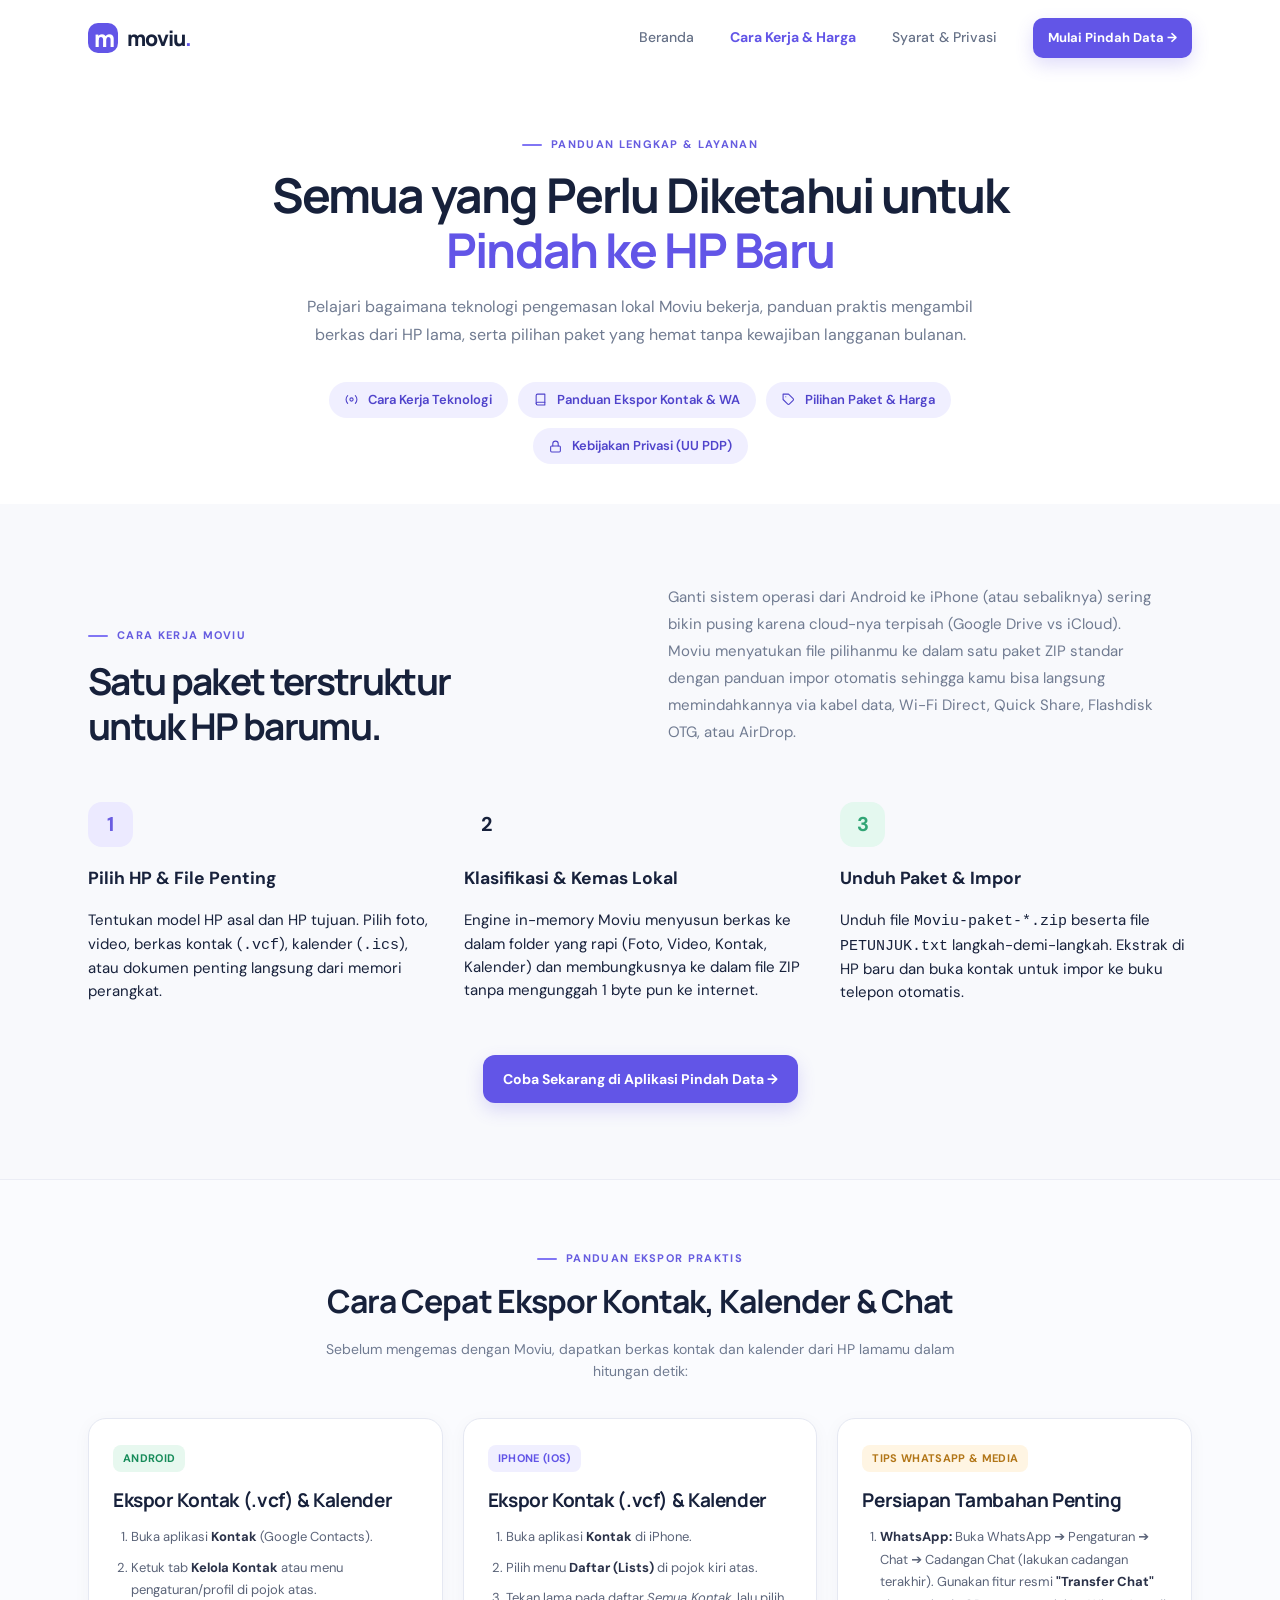
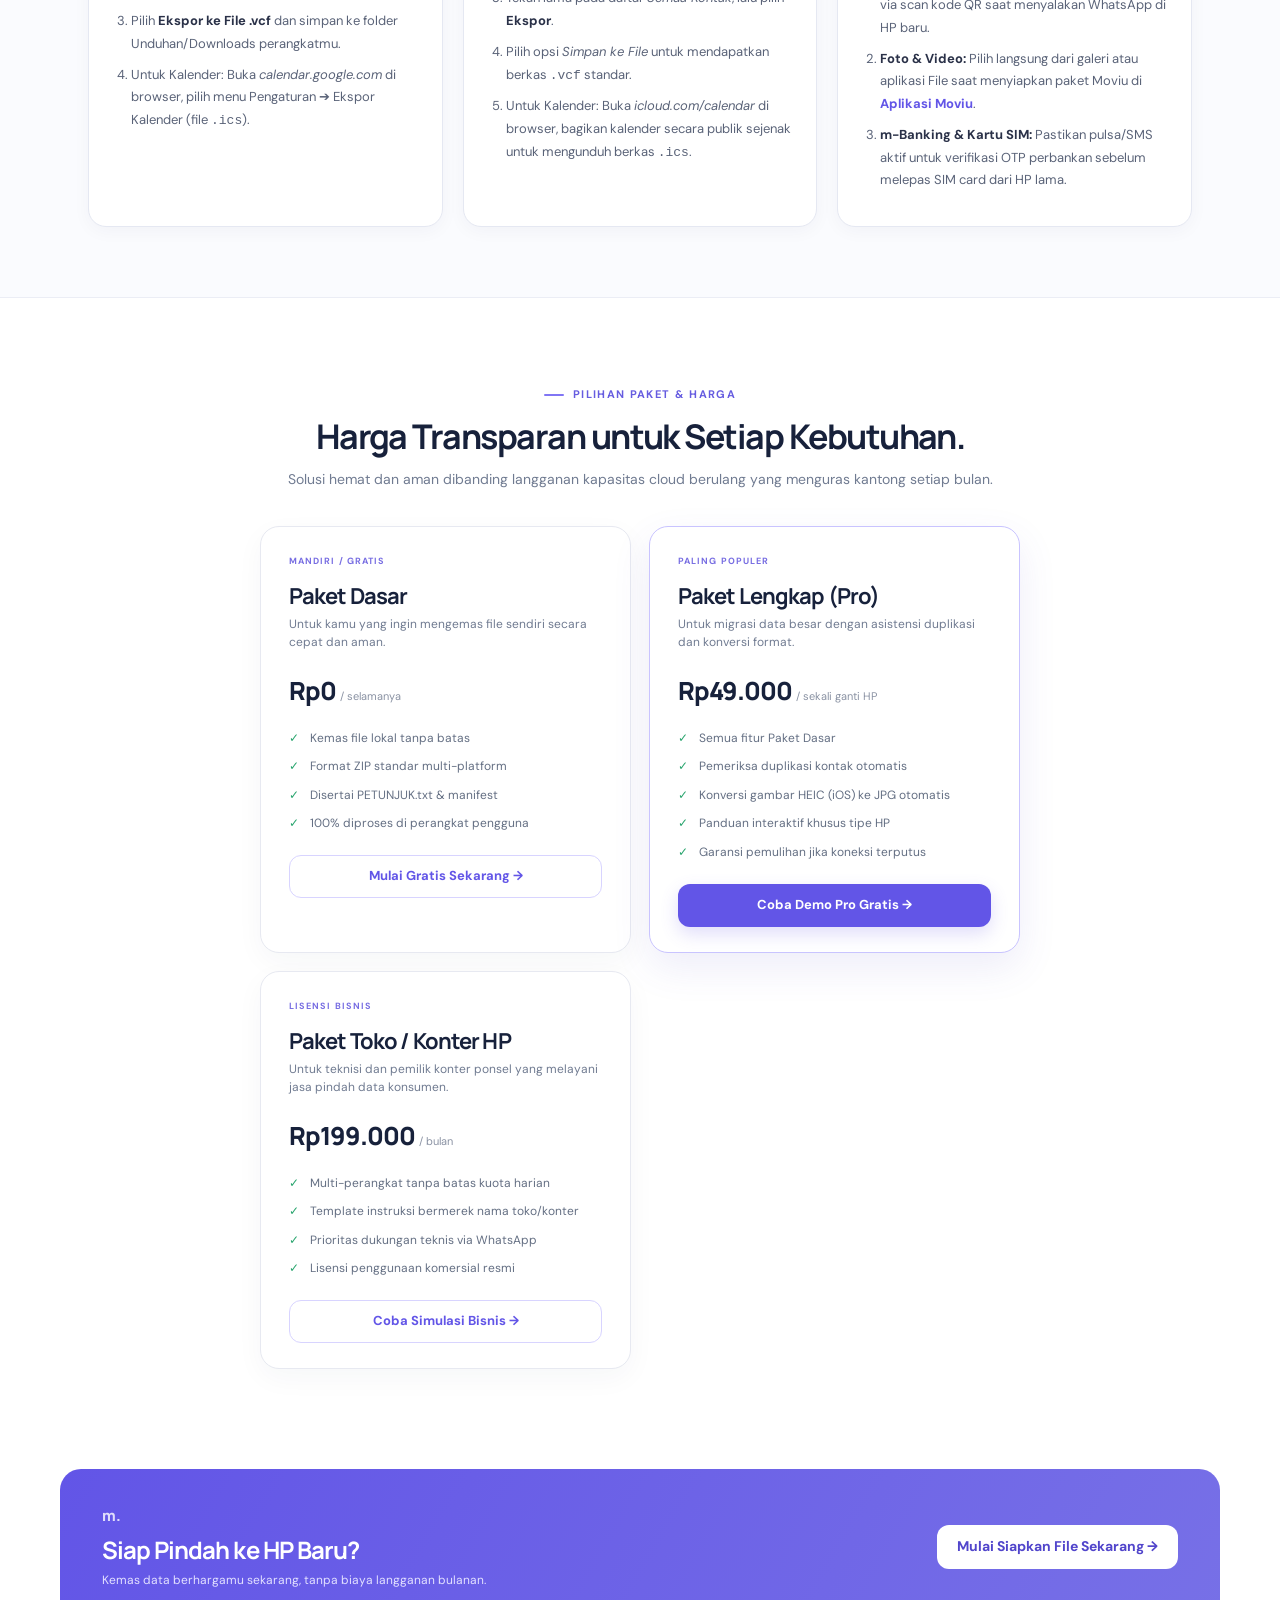
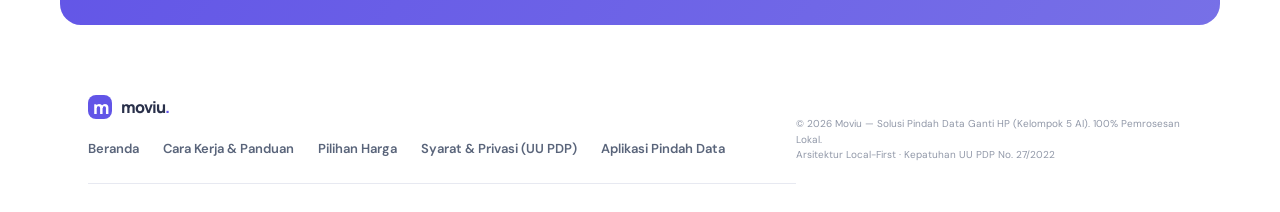
<file: moviu/layanan.html>
<!DOCTYPE html>
<html lang="id">
<head>
  <meta charset="UTF-8">
  <meta name="viewport" content="width=device-width, initial-scale=1.0">
  <meta name="description" content="Cara kerja Moviu, panduan ekspor kontak & media ganti HP (Android ↔ iPhone), serta pilihan paket harga hemat transparan tanpa langganan cloud berulang.">
  <meta property="og:title" content="Cara Kerja, Panduan Ekspor & Harga — Moviu">
  <meta property="og:description" content="Pelajari alur pengemasan ZIP lokal Moviu, cara cepat ekspor kontak & kalender, dan paket harga yang tersedia.">
  <meta property="og:type" content="website">
  <title>Cara Kerja, Panduan Ekspor &amp; Harga — Moviu</title>
  <link rel="icon" type="image/svg+xml" href="data:image/svg+xml,<svg xmlns='http://www.w3.org/2000/svg' viewBox='0 0 100 100'><rect width='100' height='100' rx='25' fill='%236255e7'/><text x='50%' y='68%' fill='%23ffffff' font-family='sans-serif' font-size='65' font-weight='800' text-anchor='middle'>m</text></svg>">
  <link rel="stylesheet" href="./style.css">
</head>
<body>
  <!-- Header & Navigasi -->
  <header class="site-header">
    <a class="brand" href="./index.html" aria-label="Moviu, kembali ke beranda">
      <span class="brand-mark">m</span>
      <span>moviu<span class="brand-period">.</span></span>
    </a>
    <nav class="main-nav" aria-label="Navigasi utama">
      <a href="./index.html">Beranda</a>
      <a class="active" href="./layanan.html" aria-current="page">Cara Kerja &amp; Harga</a>
      <a href="./syarat-ketentuan.html">Syarat &amp; Privasi</a>
      <a class="button button-primary button-small" href="./app.html">Mulai Pindah Data →</a>
    </nav>
  </header>

  <main>
    <!-- Subpage Hero -->
    <section class="section-wrap subpage-hero">
      <div class="eyebrow" style="justify-content: center;"><span class="eyebrow-line"></span> PANDUAN LENGKAP &amp; LAYANAN</div>
      <h1>Semua yang Perlu Diketahui untuk <span>Pindah ke HP Baru</span></h1>
      <p>Pelajari bagaimana teknologi pengemasan lokal Moviu bekerja, panduan praktis mengambil berkas dari HP lama, serta pilihan paket yang hemat tanpa kewajiban langganan bulanan.</p>

      <div class="subpage-nav-pills">
        <a class="nav-pill" href="#cara-kerja">
          <svg xmlns="http://www.w3.org/2000/svg" width="13" height="13" viewBox="0 0 24 24" fill="none" stroke="currentColor" stroke-width="2" stroke-linecap="round" stroke-linejoin="round" aria-hidden="true" style="vertical-align:-2px;margin-right:4px"><circle cx="12" cy="12" r="3"/><path d="M19.07 4.93a10 10 0 0 1 0 14.14M4.93 4.93a10 10 0 0 0 0 14.14"/></svg>Cara Kerja Teknologi</a>
        <a class="nav-pill" href="#panduan">
          <svg xmlns="http://www.w3.org/2000/svg" width="13" height="13" viewBox="0 0 24 24" fill="none" stroke="currentColor" stroke-width="2" stroke-linecap="round" stroke-linejoin="round" aria-hidden="true" style="vertical-align:-2px;margin-right:4px"><path d="M4 19.5A2.5 2.5 0 0 1 6.5 17H20"/><path d="M6.5 2H20v20H6.5A2.5 2.5 0 0 1 4 19.5v-15A2.5 2.5 0 0 1 6.5 2z"/></svg>Panduan Ekspor Kontak &amp; WA</a>
        <a class="nav-pill" href="#harga">
          <svg xmlns="http://www.w3.org/2000/svg" width="13" height="13" viewBox="0 0 24 24" fill="none" stroke="currentColor" stroke-width="2" stroke-linecap="round" stroke-linejoin="round" aria-hidden="true" style="vertical-align:-2px;margin-right:4px"><path d="M20.59 13.41l-7.17 7.17a2 2 0 0 1-2.83 0L2 12V2h10l8.59 8.59a2 2 0 0 1 0 2.82z"/><line x1="7" y1="7" x2="7.01" y2="7"/></svg>Pilihan Paket &amp; Harga</a>
        <a class="nav-pill" href="./syarat-ketentuan.html">
          <svg xmlns="http://www.w3.org/2000/svg" width="13" height="13" viewBox="0 0 24 24" fill="none" stroke="currentColor" stroke-width="2" stroke-linecap="round" stroke-linejoin="round" aria-hidden="true" style="vertical-align:-2px;margin-right:4px"><rect x="3" y="11" width="18" height="11" rx="2"/><path d="M7 11V7a5 5 0 0 1 10 0v4"/></svg>Kebijakan Privasi (UU PDP)</a>
      </div>
    </section>

    <!-- 1. CARA KERJA SECTION -->
    <section class="problem-section" id="cara-kerja">
      <div class="section-wrap problem-grid">
        <div>
          <div class="eyebrow"><span class="eyebrow-line"></span> CARA KERJA MOVIU</div>
          <h2>Satu paket terstruktur<br>untuk HP barumu.</h2>
        </div>
        <p>Ganti sistem operasi dari Android ke iPhone (atau sebaliknya) sering bikin pusing karena cloud-nya terpisah (Google Drive vs iCloud). Moviu menyatukan file pilihanmu ke dalam satu paket ZIP standar dengan panduan impor otomatis sehingga kamu bisa langsung memindahkannya via kabel data, Wi-Fi Direct, Quick Share, Flashdisk OTG, atau AirDrop.</p>
      </div>

      <div class="section-wrap feature-row">
        <article class="feature-col">
          <span class="feature-icon icon-purple">1</span>
          <div>
            <h3>Pilih HP &amp; File Penting</h3>
            <p>Tentukan model HP asal dan HP tujuan. Pilih foto, video, berkas kontak (<code>.vcf</code>), kalender (<code>.ics</code>), atau dokumen penting langsung dari memori perangkat.</p>
          </div>
        </article>
        <article class="feature-col">
          <span class="feature-icon icon-blue">2</span>
          <div>
            <h3>Klasifikasi &amp; Kemas Lokal</h3>
            <p>Engine in-memory Moviu menyusun berkas ke dalam folder yang rapi (Foto, Video, Kontak, Kalender) dan membungkusnya ke dalam file ZIP tanpa mengunggah 1 byte pun ke internet.</p>
          </div>
        </article>
        <article class="feature-col">
          <span class="feature-icon icon-mint">3</span>
          <div>
            <h3>Unduh Paket &amp; Impor</h3>
            <p>Unduh file <code>Moviu-paket-*.zip</code> beserta file <code>PETUNJUK.txt</code> langkah-demi-langkah. Ekstrak di HP baru dan buka kontak untuk impor ke buku telepon otomatis.</p>
          </div>
        </article>
      </div>

      <div class="section-wrap" style="margin-top: 36px; text-align: center;">
        <a class="button button-primary" href="./app.html">Coba Sekarang di Aplikasi Pindah Data →</a>
      </div>
    </section>

    <!-- 2. PANDUAN EKSPOR SECTION -->
    <section class="guide-section" id="panduan">
      <div class="section-wrap">
        <div class="guide-heading">
          <div class="eyebrow"><span class="eyebrow-line"></span> PANDUAN EKSPOR PRAKTIS</div>
          <h2>Cara Cepat Ekspor Kontak, Kalender &amp; Chat</h2>
          <p>Sebelum mengemas dengan Moviu, dapatkan berkas kontak dan kalender dari HP lamamu dalam hitungan detik:</p>
        </div>

        <div class="guide-grid">
          <article class="guide-card">
            <span class="guide-badge guide-badge-android">Android</span>
            <h3>Ekspor Kontak (.vcf) &amp; Kalender</h3>
            <ol class="guide-steps">
              <li>Buka aplikasi <strong>Kontak</strong> (Google Contacts).</li>
              <li>Ketuk tab <strong>Kelola Kontak</strong> atau menu pengaturan/profil di pojok atas.</li>
              <li>Pilih <strong>Ekspor ke File .vcf</strong> dan simpan ke folder Unduhan/Downloads perangkatmu.</li>
              <li>Untuk Kalender: Buka <em>calendar.google.com</em> di browser, pilih menu Pengaturan ➔ Ekspor Kalender (file <code>.ics</code>).</li>
            </ol>
          </article>

          <article class="guide-card">
            <span class="guide-badge guide-badge-ios">iPhone (iOS)</span>
            <h3>Ekspor Kontak (.vcf) &amp; Kalender</h3>
            <ol class="guide-steps">
              <li>Buka aplikasi <strong>Kontak</strong> di iPhone.</li>
              <li>Pilih menu <strong>Daftar (Lists)</strong> di pojok kiri atas.</li>
              <li>Tekan lama pada daftar <em>Semua Kontak</em>, lalu pilih <strong>Ekspor</strong>.</li>
              <li>Pilih opsi <em>Simpan ke File</em> untuk mendapatkan berkas <code>.vcf</code> standar.</li>
              <li>Untuk Kalender: Buka <em>icloud.com/calendar</em> di browser, bagikan kalender secara publik sejenak untuk mengunduh berkas <code>.ics</code>.</li>
            </ol>
          </article>

          <article class="guide-card">
            <span class="guide-badge guide-badge-tips">Tips WhatsApp &amp; Media</span>
            <h3>Persiapan Tambahan Penting</h3>
            <ol class="guide-steps">
              <li><strong>WhatsApp:</strong> Buka WhatsApp ➔ Pengaturan ➔ Chat ➔ Cadangan Chat (lakukan cadangan terakhir). Gunakan fitur resmi <strong>"Transfer Chat"</strong> via scan kode QR saat menyalakan WhatsApp di HP baru.</li>
              <li><strong>Foto &amp; Video:</strong> Pilih langsung dari galeri atau aplikasi File saat menyiapkan paket Moviu di <a href="./app.html" style="color: var(--purple); font-weight: 700;">Aplikasi Moviu</a>.</li>
              <li><strong>m-Banking &amp; Kartu SIM:</strong> Pastikan pulsa/SMS aktif untuk verifikasi OTP perbankan sebelum melepas SIM card dari HP lama.</li>
            </ol>
          </article>
        </div>
      </div>
    </section>

    <!-- 3. HARGA SECTION -->
    <section class="pricing-section section-wrap" id="harga">
      <div class="pricing-heading">
        <div class="eyebrow"><span class="eyebrow-line"></span> PILIHAN PAKET &amp; HARGA</div>
        <h2>Harga Transparan untuk Setiap Kebutuhan.</h2>
        <p>Solusi hemat dan aman dibanding langganan kapasitas cloud berulang yang menguras kantong setiap bulan.</p>
      </div>

      <div class="pricing-cards" style="grid-template-columns: repeat(auto-fit, minmax(290px, 1fr));">
        <!-- Paket Dasar -->
        <article class="price-card">
          <div class="plan-tag">MANDIRI / GRATIS</div>
          <h3>Paket Dasar</h3>
          <p class="plan-description">Untuk kamu yang ingin mengemas file sendiri secara cepat dan aman.</p>
          <div class="price-value">Rp0 <span>/ selamanya</span></div>
          <ul>
            <li><span>✓</span> Kemas file lokal tanpa batas</li>
            <li><span>✓</span> Format ZIP standar multi-platform</li>
            <li><span>✓</span> Disertai PETUNJUK.txt &amp; manifest</li>
            <li><span>✓</span> 100% diproses di perangkat pengguna</li>
          </ul>
          <a class="button button-outline" href="./app.html">Mulai Gratis Sekarang →</a>
        </article>

        <!-- Paket Lengkap Pro -->
        <article class="price-card featured-price">
          <div class="plan-tag">PALING POPULER</div>
          <h3>Paket Lengkap (Pro)</h3>
          <p class="plan-description">Untuk migrasi data besar dengan asistensi duplikasi dan konversi format.</p>
          <div class="price-value">Rp49.000 <span>/ sekali ganti HP</span></div>
          <ul>
            <li><span>✓</span> Semua fitur Paket Dasar</li>
            <li><span>✓</span> Pemeriksa duplikasi kontak otomatis</li>
            <li><span>✓</span> Konversi gambar HEIC (iOS) ke JPG otomatis</li>
            <li><span>✓</span> Panduan interaktif khusus tipe HP</li>
            <li><span>✓</span> Garansi pemulihan jika koneksi terputus</li>
          </ul>
          <a class="button button-primary" href="./app.html?mode=demo">Coba Demo Pro Gratis →</a>
        </article>

        <!-- Paket Toko HP -->
        <article class="price-card">
          <div class="plan-tag">LISENSI BISNIS</div>
          <h3>Paket Toko / Konter HP</h3>
          <p class="plan-description">Untuk teknisi dan pemilik konter ponsel yang melayani jasa pindah data konsumen.</p>
          <div class="price-value">Rp199.000 <span>/ bulan</span></div>
          <ul>
            <li><span>✓</span> Multi-perangkat tanpa batas kuota harian</li>
            <li><span>✓</span> Template instruksi bermerek nama toko/konter</li>
            <li><span>✓</span> Prioritas dukungan teknis via WhatsApp</li>
            <li><span>✓</span> Lisensi penggunaan komersial resmi</li>
          </ul>
          <a class="button button-outline" href="./app.html?mode=sim">Coba Simulasi Bisnis →</a>
        </article>
      </div>
    </section>

    <!-- CLOSING CTA -->
    <section class="closing-cta section-wrap">
      <div>
        <span class="closing-mark">m.</span>
        <h2>Siap Pindah ke HP Baru?</h2>
        <p>Kemas data berhargamu sekarang, tanpa biaya langganan bulanan.</p>
      </div>
      <a class="button button-white" href="./app.html">Mulai Siapkan File Sekarang →</a>
    </section>
  </main>

  <!-- Footer -->
  <footer class="site-footer section-wrap">
    <div style="display: flex; justify-content: space-between; align-items: center; flex-wrap: wrap; gap: 20px; border-bottom: 1px solid var(--line); padding-bottom: 24px;">
      <a class="brand" href="./index.html">
        <span class="brand-mark">m</span>
        <span>moviu<span class="brand-period">.</span></span>
      </a>
      <div style="display: flex; gap: 24px; font-size: 13px; font-weight: 600; color: #59647a;">
        <a href="./index.html">Beranda</a>
        <a href="./layanan.html">Cara Kerja &amp; Panduan</a>
        <a href="./layanan.html#harga">Pilihan Harga</a>
        <a href="./syarat-ketentuan.html">Syarat &amp; Privasi (UU PDP)</a>
        <a href="./app.html">Aplikasi Pindah Data</a>
      </div>
    </div>
    <div class="footer-bottom">
      <div>© 2026 Moviu — Solusi Pindah Data Ganti HP (Kelompok 5 AI). 100% Pemrosesan Lokal.</div>
      <div class="footer-tech">
        <span>Arsitektur Local-First</span> · <span>Kepatuhan UU PDP No. 27/2022</span>
      </div>
    </div>
  </footer>
  <script>
    (function() {
      try {
        var raw = localStorage.getItem('moviu_auth_user');
        if (raw) {
          var user = JSON.parse(raw);
          if (user && user.name) {
            var ctaBtns = document.querySelectorAll('a[href="./app.html"]');
            ctaBtns.forEach(function(btn) {
              if (btn.classList.contains('button-small')) {
                btn.textContent = 'Buka Aplikasi (' + user.name.split(' ')[0] + ') →';
              }
            });
          }
        }
      } catch (e) {}
    })();
  </script>
</body>
</html>
</file>
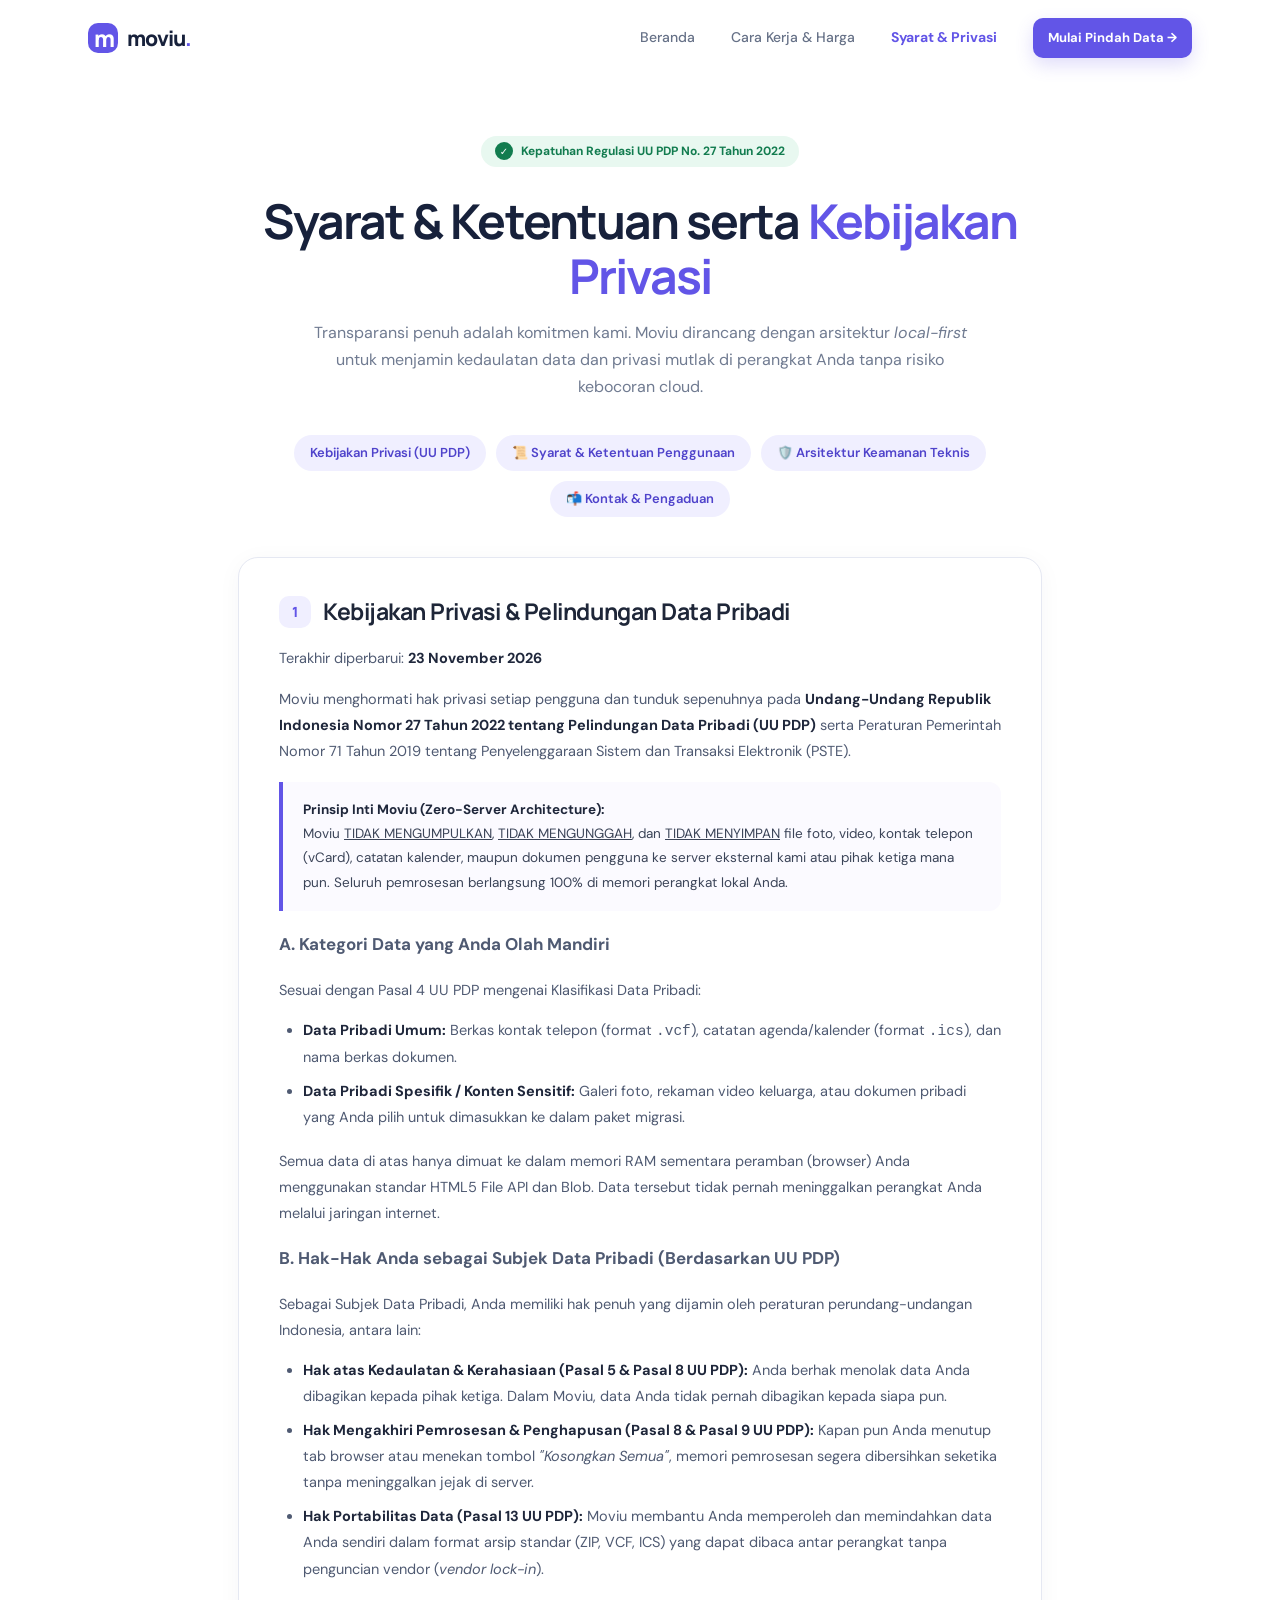
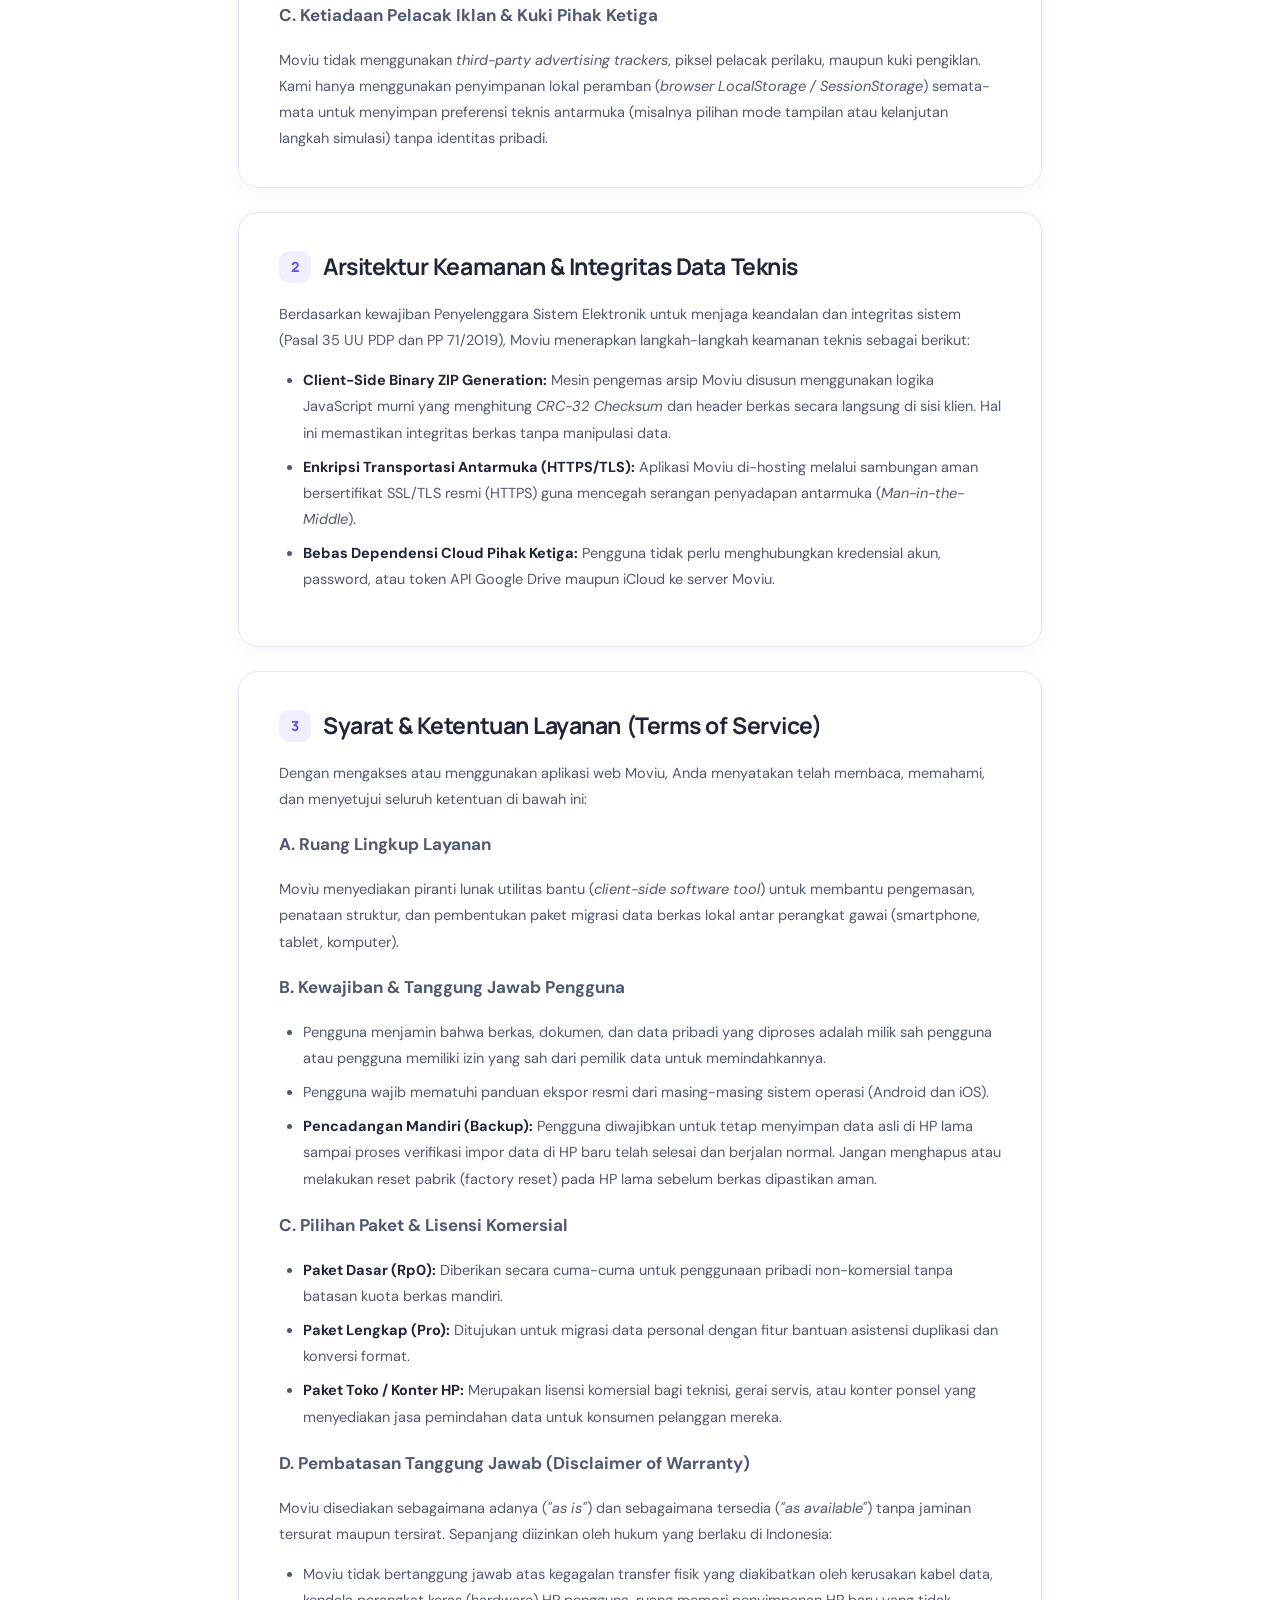
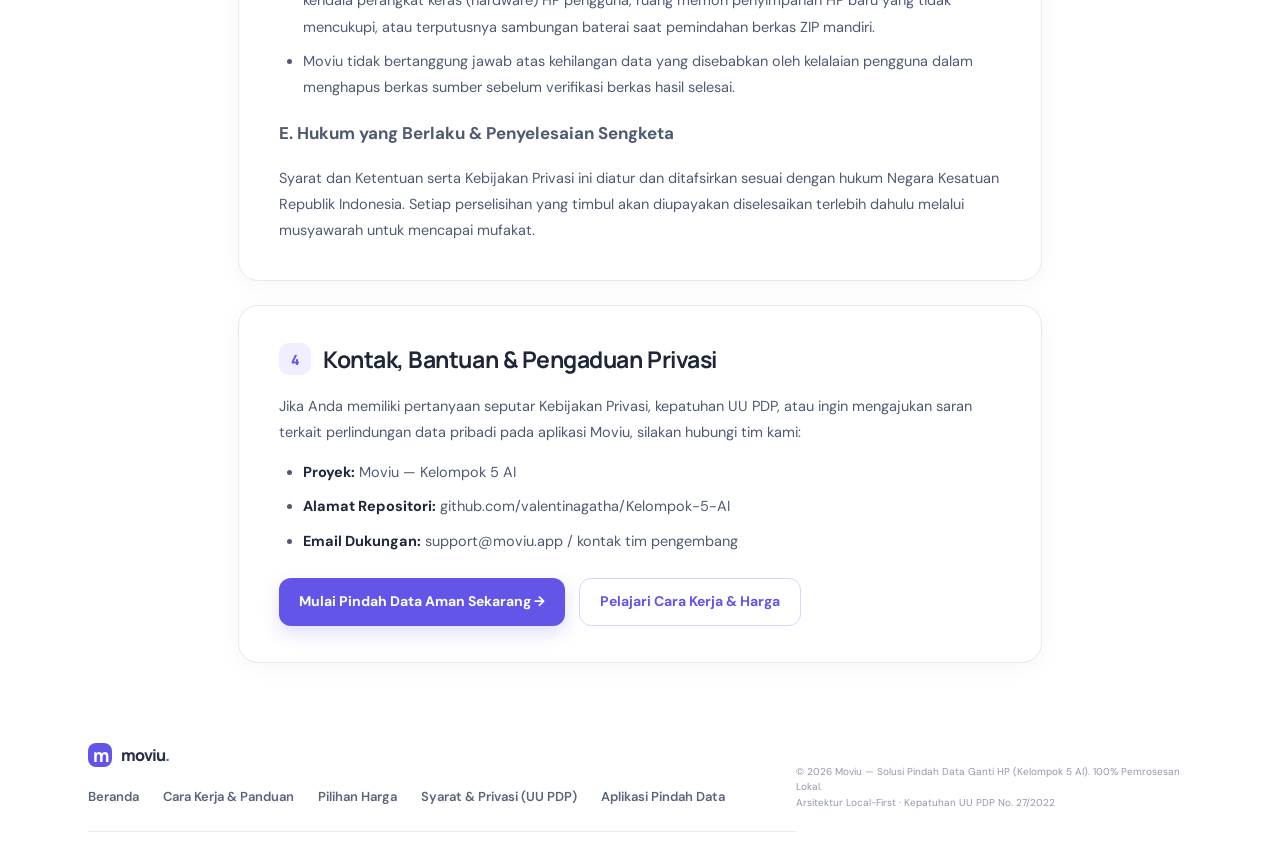
<file: moviu/syarat-ketentuan.html>
<!DOCTYPE html>
<html lang="id">
<head>
  <meta charset="UTF-8">
  <meta name="viewport" content="width=device-width, initial-scale=1.0">
  <meta name="description" content="Syarat & Ketentuan dan Kebijakan Privasi Moviu. Komitmen kepatuhan terhadap UU No. 27 Tahun 2022 tentang Pelindungan Data Pribadi (UU PDP) dengan arsitektur Local-First.">
  <meta property="og:title" content="Syarat & Ketentuan serta Kebijakan Privasi — Moviu">
  <meta property="og:description" content="Ketahui bagaimana Moviu melindungi privasi data pribadi Anda dengan pemrosesan 100% lokal tanpa perantara server.">
  <meta property="og:type" content="website">
  <title>Syarat &amp; Ketentuan serta Kebijakan Privasi — Moviu</title>
  <link rel="icon" type="image/svg+xml" href="data:image/svg+xml,<svg xmlns='http://www.w3.org/2000/svg' viewBox='0 0 100 100'><rect width='100' height='100' rx='25' fill='%236255e7'/><text x='50%' y='68%' fill='%23ffffff' font-family='sans-serif' font-size='65' font-weight='800' text-anchor='middle'>m</text></svg>">
  <link rel="stylesheet" href="./style.css">
</head>
<body>
  <!-- Header & Navigasi -->
  <header class="site-header">
    <a class="brand" href="./index.html" aria-label="Moviu, kembali ke beranda">
      <span class="brand-mark">m</span>
      <span>moviu<span class="brand-period">.</span></span>
    </a>
    <nav class="main-nav" aria-label="Navigasi utama">
      <a href="./index.html">Beranda</a>
      <a href="./layanan.html">Cara Kerja &amp; Harga</a>
      <a class="active" href="./syarat-ketentuan.html" aria-current="page">Syarat &amp; Privasi</a>
      <a class="button button-primary button-small" href="./app.html">Mulai Pindah Data →</a>
    </nav>
  </header>

  <main>
    <!-- Subpage Hero -->
    <section class="section-wrap subpage-hero">
      <div class="compliance-badge">
        <span class="compliance-badge-icon">✓</span>
        <span>Kepatuhan Regulasi UU PDP No. 27 Tahun 2022</span>
      </div>
      <h1>Syarat &amp; Ketentuan serta <span>Kebijakan Privasi</span></h1>
      <p>Transparansi penuh adalah komitmen kami. Moviu dirancang dengan arsitektur <em>local-first</em> untuk menjamin kedaulatan data dan privasi mutlak di perangkat Anda tanpa risiko kebocoran cloud.</p>
      
      <div class="subpage-nav-pills">
        <a class="nav-pill" href="#kebijakan-privasi">Kebijakan Privasi (UU PDP)</a>
        <a class="nav-pill" href="#syarat-ketentuan">📜 Syarat &amp; Ketentuan Penggunaan</a>
        <a class="nav-pill" href="#keamanan-teknis">🛡️ Arsitektur Keamanan Teknis</a>
        <a class="nav-pill" href="#kontak-hukum">📬 Kontak &amp; Pengaduan</a>
      </div>
    </section>

    <!-- Konten Hukum & Privasi -->
    <section class="section-wrap legal-container">

      <!-- BAGIAN 1: KEBIJAKAN PRIVASI -->
      <article class="legal-card" id="kebijakan-privasi">
        <h2><span class="legal-num">1</span> Kebijakan Privasi &amp; Pelindungan Data Pribadi</h2>
        <div class="legal-content">
          <p>Terakhir diperbarui: <strong>23 November 2026</strong></p>
          <p>Moviu menghormati hak privasi setiap pengguna dan tunduk sepenuhnya pada <strong>Undang-Undang Republik Indonesia Nomor 27 Tahun 2022 tentang Pelindungan Data Pribadi (UU PDP)</strong> serta Peraturan Pemerintah Nomor 71 Tahun 2019 tentang Penyelenggaraan Sistem dan Transaksi Elektronik (PSTE).</p>
          
          <div class="legal-highlight-box">
            <strong>Prinsip Inti Moviu (Zero-Server Architecture):</strong><br>
            Moviu <u>TIDAK MENGUMPULKAN</u>, <u>TIDAK MENGUNGGAH</u>, dan <u>TIDAK MENYIMPAN</u> file foto, video, kontak telepon (vCard), catatan kalender, maupun dokumen pengguna ke server eksternal kami atau pihak ketiga mana pun. Seluruh pemrosesan berlangsung 100% di memori perangkat lokal Anda.
          </div>

          <h3>A. Kategori Data yang Anda Olah Mandiri</h3>
          <p>Sesuai dengan Pasal 4 UU PDP mengenai Klasifikasi Data Pribadi:</p>
          <ul>
            <li><strong>Data Pribadi Umum:</strong> Berkas kontak telepon (format <code>.vcf</code>), catatan agenda/kalender (format <code>.ics</code>), dan nama berkas dokumen.</li>
            <li><strong>Data Pribadi Spesifik / Konten Sensitif:</strong> Galeri foto, rekaman video keluarga, atau dokumen pribadi yang Anda pilih untuk dimasukkan ke dalam paket migrasi.</li>
          </ul>
          <p>Semua data di atas hanya dimuat ke dalam memori RAM sementara peramban (browser) Anda menggunakan standar HTML5 File API dan Blob. Data tersebut tidak pernah meninggalkan perangkat Anda melalui jaringan internet.</p>

          <h3>B. Hak-Hak Anda sebagai Subjek Data Pribadi (Berdasarkan UU PDP)</h3>
          <p>Sebagai Subjek Data Pribadi, Anda memiliki hak penuh yang dijamin oleh peraturan perundang-undangan Indonesia, antara lain:</p>
          <ul>
            <li><strong>Hak atas Kedaulatan &amp; Kerahasiaan (Pasal 5 &amp; Pasal 8 UU PDP):</strong> Anda berhak menolak data Anda dibagikan kepada pihak ketiga. Dalam Moviu, data Anda tidak pernah dibagikan kepada siapa pun.</li>
            <li><strong>Hak Mengakhiri Pemrosesan &amp; Penghapusan (Pasal 8 &amp; Pasal 9 UU PDP):</strong> Kapan pun Anda menutup tab browser atau menekan tombol <em>"Kosongkan Semua"</em>, memori pemrosesan segera dibersihkan seketika tanpa meninggalkan jejak di server.</li>
            <li><strong>Hak Portabilitas Data (Pasal 13 UU PDP):</strong> Moviu membantu Anda memperoleh dan memindahkan data Anda sendiri dalam format arsip standar (ZIP, VCF, ICS) yang dapat dibaca antar perangkat tanpa penguncian vendor (<em>vendor lock-in</em>).</li>
          </ul>

          <h3>C. Ketiadaan Pelacak Iklan &amp; Kuki Pihak Ketiga</h3>
          <p>Moviu tidak menggunakan <em>third-party advertising trackers</em>, piksel pelacak perilaku, maupun kuki pengiklan. Kami hanya menggunakan penyimpanan lokal peramban (<em>browser LocalStorage / SessionStorage</em>) semata-mata untuk menyimpan preferensi teknis antarmuka (misalnya pilihan mode tampilan atau kelanjutan langkah simulasi) tanpa identitas pribadi.</p>
        </div>
      </article>

      <!-- BAGIAN 2: ARSITEKTUR KEAMANAN TEKNIS -->
      <article class="legal-card" id="keamanan-teknis">
        <h2><span class="legal-num">2</span> Arsitektur Keamanan &amp; Integritas Data Teknis</h2>
        <div class="legal-content">
          <p>Berdasarkan kewajiban Penyelenggara Sistem Elektronik untuk menjaga keandalan dan integritas sistem (Pasal 35 UU PDP dan PP 71/2019), Moviu menerapkan langkah-langkah keamanan teknis sebagai berikut:</p>
          <ul>
            <li><strong>Client-Side Binary ZIP Generation:</strong> Mesin pengemas arsip Moviu disusun menggunakan logika JavaScript murni yang menghitung <em>CRC-32 Checksum</em> dan header berkas secara langsung di sisi klien. Hal ini memastikan integritas berkas tanpa manipulasi data.</li>
            <li><strong>Enkripsi Transportasi Antarmuka (HTTPS/TLS):</strong> Aplikasi Moviu di-hosting melalui sambungan aman bersertifikat SSL/TLS resmi (HTTPS) guna mencegah serangan penyadapan antarmuka (<em>Man-in-the-Middle</em>).</li>
            <li><strong>Bebas Dependensi Cloud Pihak Ketiga:</strong> Pengguna tidak perlu menghubungkan kredensial akun, password, atau token API Google Drive maupun iCloud ke server Moviu.</li>
          </ul>
        </div>
      </article>

      <!-- BAGIAN 3: SYARAT & KETENTUAN PENGGUNAAN -->
      <article class="legal-card" id="syarat-ketentuan">
        <h2><span class="legal-num">3</span> Syarat &amp; Ketentuan Layanan (Terms of Service)</h2>
        <div class="legal-content">
          <p>Dengan mengakses atau menggunakan aplikasi web Moviu, Anda menyatakan telah membaca, memahami, dan menyetujui seluruh ketentuan di bawah ini:</p>

          <h3>A. Ruang Lingkup Layanan</h3>
          <p>Moviu menyediakan piranti lunak utilitas bantu (<em>client-side software tool</em>) untuk membantu pengemasan, penataan struktur, dan pembentukan paket migrasi data berkas lokal antar perangkat gawai (smartphone, tablet, komputer).</p>

          <h3>B. Kewajiban &amp; Tanggung Jawab Pengguna</h3>
          <ul>
            <li>Pengguna menjamin bahwa berkas, dokumen, dan data pribadi yang diproses adalah milik sah pengguna atau pengguna memiliki izin yang sah dari pemilik data untuk memindahkannya.</li>
            <li>Pengguna wajib mematuhi panduan ekspor resmi dari masing-masing sistem operasi (Android dan iOS).</li>
            <li><strong>Pencadangan Mandiri (Backup):</strong> Pengguna diwajibkan untuk tetap menyimpan data asli di HP lama sampai proses verifikasi impor data di HP baru telah selesai dan berjalan normal. Jangan menghapus atau melakukan reset pabrik (factory reset) pada HP lama sebelum berkas dipastikan aman.</li>
          </ul>

          <h3>C. Pilihan Paket &amp; Lisensi Komersial</h3>
          <ul>
            <li><strong>Paket Dasar (Rp0):</strong> Diberikan secara cuma-cuma untuk penggunaan pribadi non-komersial tanpa batasan kuota berkas mandiri.</li>
            <li><strong>Paket Lengkap (Pro):</strong> Ditujukan untuk migrasi data personal dengan fitur bantuan asistensi duplikasi dan konversi format.</li>
            <li><strong>Paket Toko / Konter HP:</strong> Merupakan lisensi komersial bagi teknisi, gerai servis, atau konter ponsel yang menyediakan jasa pemindahan data untuk konsumen pelanggan mereka.</li>
          </ul>

          <h3>D. Pembatasan Tanggung Jawab (Disclaimer of Warranty)</h3>
          <p>Moviu disediakan sebagaimana adanya (<em>"as is"</em>) dan sebagaimana tersedia (<em>"as available"</em>) tanpa jaminan tersurat maupun tersirat. Sepanjang diizinkan oleh hukum yang berlaku di Indonesia:</p>
          <ul>
            <li>Moviu tidak bertanggung jawab atas kegagalan transfer fisik yang diakibatkan oleh kerusakan kabel data, kendala perangkat keras (hardware) HP pengguna, ruang memori penyimpanan HP baru yang tidak mencukupi, atau terputusnya sambungan baterai saat pemindahan berkas ZIP mandiri.</li>
            <li>Moviu tidak bertanggung jawab atas kehilangan data yang disebabkan oleh kelalaian pengguna dalam menghapus berkas sumber sebelum verifikasi berkas hasil selesai.</li>
          </ul>

          <h3>E. Hukum yang Berlaku &amp; Penyelesaian Sengketa</h3>
          <p>Syarat dan Ketentuan serta Kebijakan Privasi ini diatur dan ditafsirkan sesuai dengan hukum Negara Kesatuan Republik Indonesia. Setiap perselisihan yang timbul akan diupayakan diselesaikan terlebih dahulu melalui musyawarah untuk mencapai mufakat.</p>
        </div>
      </article>

      <!-- BAGIAN 4: KONTAK & PENGADUAN -->
      <article class="legal-card" id="kontak-hukum">
        <h2><span class="legal-num">4</span> Kontak, Bantuan &amp; Pengaduan Privasi</h2>
        <div class="legal-content">
          <p>Jika Anda memiliki pertanyaan seputar Kebijakan Privasi, kepatuhan UU PDP, atau ingin mengajukan saran terkait perlindungan data pribadi pada aplikasi Moviu, silakan hubungi tim kami:</p>
          <ul>
            <li><strong>Proyek:</strong> Moviu — Kelompok 5 AI</li>
            <li><strong>Alamat Repositori:</strong> <a href="https://github.com/valentinagatha/Kelompok-5-AI" target="_blank" rel="noopener">github.com/valentinagatha/Kelompok-5-AI</a></li>
            <li><strong>Email Dukungan:</strong> support@moviu.app / kontak tim pengembang</li>
          </ul>
          <div style="margin-top: 24px;">
            <a class="button button-primary" href="./app.html">Mulai Pindah Data Aman Sekarang →</a>
            <a class="button button-outline" href="./layanan.html" style="margin-left: 10px;">Pelajari Cara Kerja &amp; Harga</a>
          </div>
        </div>
      </article>

    </section>
  </main>

  <!-- Footer -->
  <footer class="site-footer section-wrap">
    <div style="display: flex; justify-content: space-between; align-items: center; flex-wrap: wrap; gap: 20px; border-bottom: 1px solid var(--line); padding-bottom: 24px;">
      <a class="brand" href="./index.html">
        <span class="brand-mark">m</span>
        <span>moviu<span class="brand-period">.</span></span>
      </a>
      <div style="display: flex; gap: 24px; font-size: 13px; font-weight: 600; color: #59647a;">
        <a href="./index.html">Beranda</a>
        <a href="./layanan.html">Cara Kerja &amp; Panduan</a>
        <a href="./layanan.html#harga">Pilihan Harga</a>
        <a href="./syarat-ketentuan.html">Syarat &amp; Privasi (UU PDP)</a>
        <a href="./app.html">Aplikasi Pindah Data</a>
      </div>
    </div>
    <div class="footer-bottom">
      <div>© 2026 Moviu — Solusi Pindah Data Ganti HP (Kelompok 5 AI). 100% Pemrosesan Lokal.</div>
      <div class="footer-tech">
        <span>Arsitektur Local-First</span> · <span>Kepatuhan UU PDP No. 27/2022</span>
      </div>
    </div>
  </footer>
  <script>
    (function() {
      try {
        var raw = localStorage.getItem('moviu_auth_user');
        if (raw) {
          var user = JSON.parse(raw);
          if (user && user.name) {
            var ctaBtns = document.querySelectorAll('a[href="./app.html"]');
            ctaBtns.forEach(function(btn) {
              if (btn.classList.contains('button-small')) {
                btn.textContent = 'Buka Aplikasi (' + user.name.split(' ')[0] + ') →';
              }
            });
          }
        }
      } catch (e) {}
    })();
  </script>
</body>
</html>
</file>
<file: moviu/style.css>
@import url('https://fonts.googleapis.com/css2?family=DM+Sans:wght@400;500;600;700&family=Manrope:wght@400;500;600;700;800&display=swap');
:root{--ink:#17213b;--muted:#707b91;--purple:#6255e7;--purple-dark:#4f43cb;--purple-soft:#f0efff;--line:#e7e9f1;--paper:#fff;--bg:#f8f9fc;--mint:#daf4e9;--shadow:0 18px 52px rgba(38,43,89,.09);--radius:22px}*{box-sizing:border-box}html{overflow-x:hidden;scroll-behavior:smooth}body{overflow-x:hidden;margin:0;background:var(--paper);color:var(--ink);font-family:'DM Sans',system-ui,-apple-system,'Segoe UI',sans-serif;font-size:15px;line-height:1.55}a{color:inherit;text-decoration:none}button,select{font:inherit}button{cursor:pointer}.demo-banner{height:34px;display:flex;align-items:center;justify-content:center;gap:8px;background:#f0efff;color:#5145bc;font-size:12px;font-weight:600;letter-spacing:.01em}.demo-dot{width:7px;height:7px;border-radius:50%;background:#796bf1;box-shadow:0 0 0 3px rgba(98,85,231,.12)}.site-header{height:76px;max-width:1160px;margin:auto;padding:0 28px;display:flex;align-items:center;justify-content:space-between}.brand{display:inline-flex;align-items:center;gap:9px;font-family:Manrope,sans-serif;font-size:21px;line-height:1;font-weight:800;letter-spacing:-1px}.brand-mark{width:30px;height:30px;border-radius:10px;background:var(--purple);display:grid;place-items:center;color:white;font-size:23px;font-weight:800;letter-spacing:-2px}.brand-period{color:var(--purple)}.main-nav{display:flex;gap:36px;align-items:center;color:#667187;font-size:14px;font-weight:500}.main-nav a:hover,.text-link:hover{color:var(--purple)}.button{border:0;border-radius:12px;min-height:48px;padding:0 20px;display:inline-flex;align-items:center;justify-content:center;gap:12px;font-size:14px;font-weight:700;transition:transform .18s ease,background .18s ease,box-shadow .18s ease}.button:hover{transform:translateY(-2px)}.button-primary{background:var(--purple);color:#fff;box-shadow:0 7px 18px rgba(98,85,231,.2)}.button-primary:hover{background:var(--purple-dark)}.button-primary:disabled{background:#c8c8d5;box-shadow:none;cursor:not-allowed;transform:none}.button-small{min-height:40px;padding:0 15px;font-size:13px;border-radius:10px}.button-outline{background:#fff;color:var(--purple);border:1px solid #d8d4ff}.button-outline:hover{background:#f8f7ff}.button-quiet{background:#f4f5f9;color:#59647a}.button-white{background:#fff;color:#5145cb}.button-white:hover{box-shadow:0 8px 20px rgba(26,20,87,.15)}.section-wrap{max-width:1160px;margin-left:auto;margin-right:auto;padding-left:28px;padding-right:28px}.hero{min-height:560px;padding-top:80px;padding-bottom:86px;display:grid;grid-template-columns:1fr 1.05fr;align-items:center;gap:30px}.eyebrow{display:flex;align-items:center;gap:9px;color:#665ce0;font-size:11px;font-weight:700;letter-spacing:.12em;text-transform:uppercase}.eyebrow-line{height:2px;width:20px;background:#8176f4;border-radius:2px}.hero h1{margin:20px 0 17px;font-family:Manrope,sans-serif;font-weight:700;font-size:clamp(46px,6vw,69px);line-height:1.08;letter-spacing:-.065em}.hero h1 span{color:var(--purple)}.hero-description{max-width:480px;color:var(--muted);font-size:17px;line-height:1.72;margin:0}.hero-actions{display:flex;align-items:center;gap:24px;margin-top:30px}.arrow{font-size:20px;font-weight:500}.text-link{color:#59647a;font-size:14px;font-weight:600}.text-link span{margin-left:5px;color:var(--purple)}.trust-note{margin-top:30px;color:#707b91;font-size:12px;display:flex;align-items:center;gap:8px}.check-mark{width:18px;height:18px;display:grid;place-items:center;border-radius:50%;background:#e7f8ef;color:#19925a;font-size:12px;font-weight:700}.hero-art{height:400px;position:relative;display:flex;align-items:center;justify-content:center;isolation:isolate}.hero-art:before{content:'';position:absolute;width:365px;height:365px;border-radius:50%;background:radial-gradient(circle at 35% 35%,#f4f2ff,#fbfaff 60%,#f2f4ff);z-index:-2}.art-orbit{position:absolute;border:1px dashed #ddd9ff;border-radius:50%;z-index:-1}.orbit-one{width:390px;height:255px;transform:rotate(-20deg)}.orbit-two{width:330px;height:200px;transform:rotate(36deg);border-color:#e7e2ff}.phone{position:absolute;width:146px;height:284px;padding:8px;border:4px solid #23263e;border-radius:28px;background:#23263e;box-shadow:0 22px 40px rgba(44,42,95,.2)}.phone-old{left:19%;top:57px;transform:rotate(-8deg)}.phone-new{right:15%;top:69px;transform:rotate(8deg)}.phone-notch{position:absolute;z-index:2;top:5px;left:50%;transform:translateX(-50%);width:60px;height:14px;background:#23263e;border-radius:0 0 10px 10px}.phone-screen{height:100%;border-radius:20px;background:#fff;overflow:hidden;display:flex;flex-direction:column;align-items:center;padding:23px 13px 12px}.screen-top{width:100%;display:flex;justify-content:space-between;font-size:7px;color:#7c8091;margin-bottom:23px}.screen-avatar{width:47px;height:47px;border-radius:16px;display:grid;place-items:center;margin-bottom:9px;font-size:21px;font-weight:700}.avatar-lilac{color:#695cdb;background:#eeeaff}.avatar-blue{color:#fff;background:linear-gradient(145deg,#8780ff,#645be4)}.phone-screen strong{font-size:11px;color:#282c43}.phone-screen small{color:#9a9eac;font-size:8px;margin-top:2px}.mini-data{display:flex;gap:9px;margin-top:20px}.mini-data span{height:23px;width:23px;border-radius:7px;background:#f2f0ff;color:#7167db;display:grid;place-items:center;font-size:11px}.mini-lines{width:100%;margin-top:19px;display:grid;gap:7px}.mini-lines i{height:6px;border-radius:5px;background:#f0f1f5}.mini-lines i:nth-child(2){width:78%}.mini-lines i:nth-child(3){width:55%}.new-check{margin-top:20px;width:52px;height:52px;display:grid;place-items:center;border-radius:50%;background:#e5f8ef;color:#1fa36c;font-size:23px}.transfer-path{position:absolute;z-index:1;left:39%;top:192px;width:22%;display:flex;align-items:center;justify-content:space-between;color:#786de7}.path-icon{width:27px;height:27px;border:1px solid #dad6ff;border-radius:50%;display:grid;place-items:center;background:#fff;font-size:12px}.path-line{position:absolute;left:17px;right:17px;top:13px;border-top:2px dashed #a9a1f4}.transfer-path small{position:absolute;top:38px;left:50%;transform:translateX(-50%);white-space:nowrap;color:#85809f;font-size:9px}.floating-chip{position:absolute;z-index:3;display:flex;align-items:center;gap:10px;background:#fff;border:1px solid #f0eff6;padding:10px 13px;border-radius:13px;box-shadow:0 10px 30px rgba(41,41,89,.12)}.floating-chip b,.floating-chip small{display:block}.floating-chip b{font-size:11px;color:#30344b}.floating-chip small{font-size:9px;color:#969bad;margin-top:1px}.chip-top{right:3%;top:38px}.chip-bottom{left:6%;bottom:42px}.chip-icon{width:29px;height:29px;border-radius:9px;display:grid;place-items:center;font-size:16px}.chip-purple{background:#f0efff;color:#695ee4}.chip-check,.round-success{width:19px;height:19px;border-radius:50%;background:#e6f8ef;color:#16965b;display:grid;place-items:center;font-size:11px;font-weight:700}.round-success{width:29px;height:29px;font-size:14px}.sparkle{position:absolute;color:#b7afff}.sparkle-a{top:75px;left:12%;font-size:23px}.sparkle-b{right:13%;bottom:59px;font-size:18px}.problem-section{background:#f8f9fc;padding:80px 0 76px}.problem-grid{display:grid;grid-template-columns:1fr 1fr;align-items:end;gap:55px}.problem-grid h2,.pricing-heading h2,.flow-heading h2{font-family:Manrope,sans-serif;font-size:37px;line-height:1.2;letter-spacing:-.045em;margin:15px 0 0}.problem-grid>p{max-width:485px;margin:0 0 2px;color:var(--muted);font-size:15px;line-height:1.8}.feature-row{display:grid;grid-template-columns:repeat(3,1fr);gap:24px;margin-top:54px}.feature-item{display:flex;align-items:center;gap:15px}.feature-icon{width:45px;height:45px;flex:0 0 45px;border-radius:14px;display:grid;place-items:center;font-size:20px;font-weight:700}.icon-purple{background:#eceaff;color:#6a5de1}.icon-peach{background:#fff0e9;color:#d77c56}.icon-mint{background:#e4f8ef;color:#31a575}.feature-item h3{font-size:14px;margin:0 0 3px}.feature-item p{font-size:12px;color:#848da0;margin:0}.pricing-section{padding-top:88px;padding-bottom:100px}.pricing-heading{text-align:center}.pricing-heading .eyebrow{justify-content:center}.pricing-heading h2{font-size:34px;margin-top:13px}.pricing-heading>p{margin:12px 0 0;color:var(--muted);font-size:14px}.pricing-cards{max-width:760px;margin:35px auto 0;display:grid;grid-template-columns:1fr 1fr;gap:18px}.price-card{position:relative;padding:28px 28px 25px;border:1px solid var(--line);border-radius:19px;background:#fff;box-shadow:0 9px 28px rgba(34,39,83,.04)}.featured-price{border-color:#c9c4ff;box-shadow:0 15px 38px rgba(88,79,199,.1)}.plan-tag{font-size:9px;letter-spacing:.12em;font-weight:700;color:#776de2}.price-card h3{font-family:Manrope,sans-serif;font-size:22px;margin:10px 0 2px;letter-spacing:-.04em}.plan-description{margin:0;color:var(--muted);font-size:12px}.price-value{font-family:Manrope,sans-serif;font-size:25px;font-weight:800;letter-spacing:-.04em;margin-top:20px}.price-value span{font-family:'DM Sans',sans-serif;font-size:11px;font-weight:400;letter-spacing:0;color:#8a92a3}.price-card ul{list-style:none;margin:18px 0 22px;padding:0;display:grid;gap:10px;color:#646f83;font-size:12px}.price-card li span{color:#28a46d;font-weight:700;margin-right:8px}.price-card .button{width:100%;min-height:43px;font-size:13px}.flow-section{background:linear-gradient(180deg,#f7f7ff 0%,#f9fafe 100%);padding:84px 0 92px;scroll-margin-top:25px}.flow-wrap{max-width:930px}.flow-heading{text-align:center;margin-bottom:28px}.flow-heading .eyebrow{justify-content:center}.flow-heading h2{font-size:34px;margin-top:11px}.flow-heading>p{color:var(--muted);font-size:13px;margin:7px 0 0}.flow-card{background:#fff;border:1px solid #ececf4;border-radius:22px;box-shadow:var(--shadow);overflow:hidden}.stepper{display:flex;align-items:center;justify-content:center;padding:25px 35px 23px;border-bottom:1px solid #eff0f5}.step-indicator{display:flex;align-items:center;gap:8px;color:#9ba2b1;white-space:nowrap}.step-indicator>span{width:28px;height:28px;border:1px solid #e0e2ea;border-radius:50%;display:grid;place-items:center;font-size:11px;font-weight:700;background:#fff}.step-indicator small{font-size:10px;font-weight:600}.step-indicator.active{color:#5146cf}.step-indicator.active>span{color:#fff;background:var(--purple);border-color:var(--purple)}.step-indicator.done>span{background:#e8f8ef;border-color:#d0f0df;color:#178f5b}.stepper>i{width:40px;height:1px;background:#e7e8ef;margin:0 12px}.flow-step{padding:34px 42px 37px}.flow-step[hidden],.flow-section[hidden]{display:none!important}.step-title{text-align:center}.step-kicker{font-size:9px;font-weight:700;letter-spacing:.13em;color:#8278e9}.step-title h3{font-family:Manrope,sans-serif;font-size:24px;letter-spacing:-.04em;margin:7px 0 5px}.step-title p{color:var(--muted);font-size:12px;margin:0}.step-title p strong{color:#4d566a}.device-grid{max-width:600px;margin:28px auto 20px;display:grid;grid-template-columns:1fr 35px 1fr;align-items:center;gap:12px}.field-card{padding:16px 17px 13px;border:1px solid #e8e9f1;border-radius:14px;background:#fff}.field-label{display:flex;justify-content:space-between;color:#788296;font-size:10px;font-weight:700}.device-symbol{color:#7368e3;font-size:14px}.field-card select{display:block;width:100%;margin-top:8px;border:0;background:transparent;color:#242b42;font-size:16px;font-weight:700;outline:0}.field-card small{display:block;margin-top:5px;color:#a0a5b3;font-size:10px}.swap-mark{width:32px;height:32px;border:1px solid #e6e3ff;border-radius:50%;display:grid;place-items:center;color:#7065df;background:#f8f7ff}.cloud-connect{max-width:600px;margin:0 auto;padding:14px 16px;display:flex;align-items:center;gap:13px;border:1px solid #ececf3;border-radius:13px;background:#fafbfe}.cloud-icon{width:37px;height:37px;display:grid;place-items:center;border-radius:11px;background:#efefff;color:#6d62e1;font-size:19px}.cloud-copy{flex:1;display:grid;gap:2px}.cloud-copy strong{font-size:12px}.cloud-copy span{font-size:10px;color:#8b93a3}.cloud-connect .button{min-height:36px;padding:0 12px;font-size:11px}.connection-status{max-width:600px;margin:9px auto 0;min-height:16px;text-align:right;color:#9098a8;font-size:10px}.connection-status.connected{color:#188b59}.step-actions{display:flex;align-items:center;justify-content:space-between;gap:12px;margin-top:25px;padding-top:20px;border-top:1px solid #f0f1f5}.step-actions .button{min-height:43px;font-size:12px}.privacy-note{font-size:10px;color:#8e96a6}.scan-grid{max-width:650px;margin:25px auto 0;display:grid;grid-template-columns:repeat(5,1fr);gap:10px}.scan-card{padding:15px 12px 13px;border:1px solid #ececf3;border-radius:13px;text-align:center;background:#fff}.scan-icon{width:36px;height:36px;margin:0 auto 8px;display:grid;place-items:center;border-radius:11px;background:#f0efff;color:#685de0;font-size:17px}.scan-card:nth-child(2) .scan-icon{background:#fff1eb;color:#dc805e}.scan-card:nth-child(3) .scan-icon{background:#e9f8f1;color:#34a578}.scan-card:nth-child(4) .scan-icon{background:#fff7e6;color:#c99432}.scan-card:nth-child(5) .scan-icon{background:#eef5ff;color:#5d8bd5}.scan-card strong{display:block;font-family:Manrope,sans-serif;font-size:18px;letter-spacing:-.04em}.scan-card span:last-child{display:block;color:#8e96a5;font-size:10px;margin-top:2px}.scan-note{max-width:650px;margin:15px auto 0;padding:11px 13px;border-radius:10px;background:#f8f7ff;color:#79758f;font-size:10px}.scan-note span{color:#7369dc;margin-right:7px}.selection-list{max-width:650px;margin:24px auto 0;display:grid;gap:8px}.selection-row{display:flex;align-items:center;gap:12px;padding:11px 14px;border:1px solid #ececf3;border-radius:12px;cursor:pointer;transition:border-color .15s,background .15s}.selection-row:has(input:checked){border-color:#d7d3ff;background:#fbfaff}.selection-row input{width:16px;height:16px;accent-color:#6559e6}.selection-icon{width:34px;height:34px;border-radius:10px;background:#f0efff;display:grid;place-items:center;color:#6d63dd}.selection-row:nth-child(2) .selection-icon{background:#fff1eb;color:#d97b5c}.selection-row:nth-child(3) .selection-icon{background:#e9f8f1;color:#34a578}.selection-row:nth-child(4) .selection-icon{background:#fff7e6;color:#be9139}.selection-row:nth-child(5) .selection-icon{background:#eef5ff;color:#5d8bd5}.selection-name{flex:1}.selection-name strong{display:block;font-size:12px}.selection-name small{display:block;margin-top:1px;color:#939bab;font-size:10px}.selection-count{font-size:11px;color:#758095}.selection-summary{max-width:650px;margin:12px auto 0;display:flex;justify-content:space-between;color:#828a9b;font-size:11px}.selection-summary strong{color:#4e45c2}.overall-progress{max-width:650px;margin:25px auto 22px}.progress-label{display:flex;align-items:center;justify-content:space-between;margin-bottom:8px;font-size:11px;color:#768095}.progress-label strong{font-size:12px;color:#5b51d3}.progress-track{height:9px;background:#f0f0f6;border-radius:9px;overflow:hidden}.progress-track span,.category-track span{display:block;height:100%;width:0;border-radius:inherit;background:linear-gradient(90deg,#8176ef,#5d51dc);transition:width .22s ease}.category-progress{max-width:650px;margin:0 auto;display:grid;gap:12px}.category-line{display:grid;grid-template-columns:105px 1fr 42px;align-items:center;gap:12px;font-size:10px;color:#7f889a}.category-track{height:5px;border-radius:5px;background:#f0f0f6;overflow:hidden}.category-track span{background:#8b82ec}.category-line em{text-align:right;font-style:normal;color:#8e96a6}.connection-lost{max-width:650px;margin:24px auto 0;padding:14px;display:grid;grid-template-columns:35px 1fr auto;align-items:center;gap:11px;border:1px solid #f3dfc2;background:#fffaf1;border-radius:13px}.connection-lost[hidden]{display:none}.lost-icon{width:32px;height:32px;border-radius:10px;display:grid;place-items:center;background:#fff0d7;color:#c08424;font-size:18px}.connection-lost strong{font-size:11px}.connection-lost p{margin:2px 0 0;color:#8a806e;font-size:10px}.connection-lost .button{min-height:37px;padding:0 11px;font-size:10px;white-space:nowrap}.transfer-actions{max-width:650px;margin-left:auto;margin-right:auto}.complete-icon{width:58px;height:58px;display:grid;place-items:center;margin:2px auto 15px;border-radius:20px;background:#e7f8ef;color:#229a65;font-size:28px;font-weight:700}.result-title{margin-bottom:22px}.result-summary{max-width:650px;margin:0 auto;display:grid;gap:8px}.result-row{display:grid;grid-template-columns:1fr auto;align-items:center;gap:12px;padding:13px 15px;border:1px solid #ececf3;border-radius:12px}.result-row strong{font-size:12px}.result-row small{display:block;margin-top:2px;color:#939aaa;font-size:10px}.result-status{font-size:10px;font-weight:700;padding:5px 9px;border-radius:20px;white-space:nowrap}.result-status.success{color:#178c5a;background:#e8f8ef}.result-status.partial{color:#a47722;background:#fff5e1}.result-disclaimer{max-width:650px;margin:13px auto 0;color:#969cab;font-size:10px}.closing-cta{margin-top:0;margin-bottom:70px;padding:35px 42px;border-radius:21px;background:linear-gradient(120deg,#6255e7,#7770e7);color:#fff;display:flex;align-items:center;justify-content:space-between}.closing-mark{font-family:Manrope,sans-serif;font-size:15px;font-weight:800;opacity:.8}.closing-cta h2{font-family:Manrope,sans-serif;font-size:24px;letter-spacing:-.04em;margin:3px 0}.closing-cta p{margin:0;color:#e3e1ff;font-size:12px}.closing-cta .button{min-height:44px}.site-footer{padding-top:0;padding-bottom:30px;display:flex;align-items:center;justify-content:space-between;color:#9198a8;font-size:10px}.site-footer .brand{font-size:16px;color:#29304a}.site-footer .brand-mark{width:24px;height:24px;border-radius:8px;font-size:18px}
@media(max-width:800px){.hero{grid-template-columns:1fr;gap:12px;padding-top:63px;padding-bottom:45px}.hero-copy{text-align:center}.hero-copy .eyebrow,.hero-actions,.trust-note{justify-content:center}.hero-description{margin:0 auto}.hero-art{max-width:540px;width:100%;margin:8px auto 0;height:370px}.phone-old{left:22%}.phone-new{right:18%}.chip-top{right:5%}.chip-bottom{left:9%}.problem-grid{grid-template-columns:1fr;gap:18px}.problem-grid>p{max-width:620px}.feature-row{gap:15px}.feature-item{align-items:flex-start;gap:11px}.feature-item p{font-size:11px}.stepper{padding:22px 20px}.stepper>i{width:22px;margin:0 7px}.step-indicator{gap:5px}.flow-step{padding:30px 25px}.closing-cta{margin-left:28px;margin-right:28px}}
@media(max-width:560px){.demo-banner{font-size:10px}.site-header{height:66px;padding:0 19px}.main-nav{display:none}.brand{font-size:19px}.header-cta{min-height:37px;font-size:11px;padding:0 11px}.section-wrap{padding-left:20px;padding-right:20px}.hero{padding-top:50px;min-height:0}.hero h1{font-size:47px}.hero-description{font-size:15px}.hero-actions{flex-direction:column;gap:14px}.hero-art{height:320px;transform:scale(.88);transform-origin:top center;margin-bottom:-28px}.phone{width:129px;height:253px}.phone-old{left:20%;top:45px}.phone-new{right:16%;top:54px}.chip-top{top:24px;right:-1%}.chip-bottom{bottom:28px;left:0}.transfer-path{top:169px}.problem-section{padding:60px 0}.problem-grid h2{font-size:31px}.feature-row{grid-template-columns:1fr;gap:22px;margin-top:34px}.feature-item{align-items:center}.feature-item p{font-size:12px}.pricing-section{padding-top:63px;padding-bottom:68px}.pricing-heading h2,.flow-heading h2{font-size:28px}.pricing-heading>p{font-size:12px}.pricing-cards{grid-template-columns:1fr;max-width:390px}.price-card{padding:24px}.flow-section{padding:60px 0}.flow-card{border-radius:17px}.stepper{justify-content:space-between;padding:18px 12px}.step-indicator{flex-direction:column;gap:4px}.step-indicator small{font-size:8px}.step-indicator>span{width:26px;height:26px}.stepper>i{flex:1;width:auto;margin:0 5px}.flow-step{padding:25px 17px}.step-title h3{font-size:21px}.device-grid{grid-template-columns:1fr 28px 1fr;gap:6px;margin-top:22px}.field-card{padding:13px 10px}.field-card select{font-size:13px}.swap-mark{width:27px;height:27px;font-size:12px}.cloud-connect{padding:12px 10px;gap:9px}.cloud-copy strong{font-size:10px}.cloud-copy span{font-size:9px;line-height:1.3}.cloud-connect .button{padding:0 8px;min-height:33px;font-size:9px}.privacy-note{font-size:9px}.step-actions{margin-top:20px;padding-top:16px}.step-actions .button{min-height:40px;padding:0 13px;font-size:11px}.scan-grid{grid-template-columns:repeat(2,1fr)}.scan-card:last-child{grid-column:1/-1}.selection-row{gap:9px;padding:9px}.selection-count{font-size:10px}.connection-lost{grid-template-columns:34px 1fr;gap:9px;padding:12px}.connection-lost .button{grid-column:1/-1;width:100%}.category-line{grid-template-columns:75px 1fr 35px;gap:8px}.step-actions.transfer-actions{justify-content:flex-start}.closing-cta{margin:0 20px 50px;padding:25px 21px;align-items:flex-start;flex-direction:column;gap:20px}.closing-cta h2{font-size:22px}.site-footer{align-items:flex-start;gap:12px;flex-direction:column;padding-bottom:24px}.site-footer>span{font-size:9px}}
@media(prefers-reduced-motion:reduce){*,*::before,*::after{scroll-behavior:auto!important;transition:none!important;animation:none!important}}
.visually-hidden{position:absolute!important;width:1px!important;height:1px!important;padding:0!important;margin:-1px!important;overflow:hidden!important;clip:rect(0,0,0,0)!important;white-space:nowrap!important;border:0!important}.privacy-section{padding-top:56px;padding-bottom:72px}.privacy-card{display:flex;align-items:flex-start;gap:18px;padding:25px 28px;border:1px solid #e4e3fa;border-radius:18px;background:linear-gradient(120deg,#f8f7ff,#fff)}.privacy-shield{display:grid;place-items:center;width:42px;height:42px;flex:0 0 42px;border-radius:13px;background:#e6f8ef;color:#188d5b;font-size:20px;font-weight:700}.privacy-card h2{margin:6px 0 7px;font:700 22px/1.2 Manrope,sans-serif;letter-spacing:-.04em}.privacy-card p{max-width:650px;margin:0;color:var(--muted);font-size:13px;line-height:1.7}.privacy-local{margin-left:auto;padding:5px 8px;border-radius:7px;background:#e7f8ef;color:#20865a;font-size:8px;font-weight:700;letter-spacing:.08em;white-space:nowrap}.privacy-caveat{max-width:820px;margin:13px auto 0;color:#7f8898;font-size:11px;text-align:center;line-height:1.7}.file-drop-zone{max-width:650px;margin:25px auto 20px;padding:25px 18px;display:flex;flex-direction:column;align-items:center;gap:8px;border:1.5px dashed #c9c4f4;border-radius:16px;background:#fbfaff;text-align:center;transition:background .15s,border-color .15s}.file-drop-zone.drag-over{background:#f1efff;border-color:var(--purple)}.drop-icon{width:39px;height:39px;display:grid;place-items:center;border-radius:12px;background:#efedff;color:#6255e7;font-size:22px;font-weight:700}.file-drop-zone strong{font-size:13px}.file-drop-zone>span{color:#818a9c;font-size:10px}.file-drop-zone .button{min-height:39px;margin-top:4px;font-size:11px}.file-drop-zone small{max-width:460px;color:#999faf;font-size:9px;line-height:1.5}.file-selection-head{max-width:650px;margin:0 auto 5px;display:flex;justify-content:space-between;align-items:center}.file-selection-head strong{font-size:11px}.button-link{border:0;padding:3px;background:none;color:var(--purple);font-size:10px;font-weight:700}.button-link[hidden]{display:none}.file-selection-status{max-width:650px;margin:0 auto 8px;color:#8d95a4;font-size:10px}.picked-file-list,.review-file-list{max-width:650px;margin:0 auto;display:grid;gap:7px;max-height:220px;overflow:auto}.picked-file-row,.review-file-row{display:flex;align-items:center;gap:10px;padding:9px 11px;border:1px solid #ececf3;border-radius:10px;background:#fff}.file-row-icon{width:29px;height:29px;flex:0 0 29px;display:grid;place-items:center;border-radius:9px;background:#f0efff;color:#6c62dc;font-size:13px}.file-row-copy{flex:1;min-width:0}.file-row-copy strong{display:block;overflow:hidden;color:#3a4052;font-size:10px;text-overflow:ellipsis;white-space:nowrap}.file-row-copy small{display:block;margin-top:2px;color:#969cac;font-size:9px}.file-row-size{flex:0 0 auto;color:#798295;font-size:9px}.remove-file{width:27px;height:27px;flex:0 0 27px;border:0;border-radius:8px;background:#f6f6fa;color:#81899a;font-size:15px}.remove-file:hover{background:#fff0f0;color:#bb4a4a}.review-file-list{max-height:245px;margin-top:13px}.review-file-row{background:#fafbfe}.selection-row input{flex:0 0 16px}.selection-row:has(input:checked){border-color:#d7d3ff;background:#fbfaff}.selection-summary strong{font-variant-numeric:tabular-nums}.privacy-inline{max-width:650px;margin:15px auto;padding:10px 12px;border-radius:10px;background:#f2faf6;color:#438166;font-size:10px}.package-current{max-width:650px;min-height:34px;margin:10px auto;color:#727d91;font-size:11px;overflow-wrap:anywhere}.package-error{max-width:650px;margin:10px auto;padding:11px 13px;border-radius:10px;background:#fff1f0;color:#a33832;font-size:11px;line-height:1.6}.package-error[hidden]{display:none}.flow-step [data-step="4"] .step-actions{margin-top:14px}.package-summary{max-width:650px;margin:0 auto 18px;display:grid;gap:8px}.package-summary-row{display:flex;justify-content:space-between;gap:15px;padding:11px 14px;border:1px solid #ececf3;border-radius:11px;color:#758095;font-size:10px}.package-summary-row strong{color:#354057;font-size:11px;text-align:right}.download-button{display:flex;width:max-content;margin:0 auto}.download-status{min-height:20px;margin:10px auto 0;text-align:center;color:#23885c;font-size:10px}.result-disclaimer{line-height:1.7}.file-selection-head .button-link:focus-visible,.remove-file:focus-visible,.file-drop-zone:focus-visible{outline:2px solid var(--purple);outline-offset:2px}
@media(max-width:560px){.privacy-section{padding-top:38px;padding-bottom:48px}.privacy-card{padding:19px 16px;gap:12px}.privacy-shield{width:34px;height:34px;flex-basis:34px;font-size:17px}.privacy-card h2{font-size:19px}.privacy-card p{font-size:11px}.privacy-local{display:none}.privacy-caveat{font-size:10px}.file-drop-zone{padding:22px 12px}.file-drop-zone strong{font-size:12px}.file-drop-zone small{font-size:9px}.picked-file-row,.review-file-row{gap:7px;padding:8px}.file-row-size{font-size:8px}.file-row-copy strong{font-size:9px}.file-selection-status{font-size:9px}.package-summary-row{font-size:9px;padding:10px}.package-summary-row strong{font-size:10px}.download-button{width:100%}.privacy-inline{font-size:9px}.stepper .step-indicator small{font-size:7px}}

/* Enhanced Moviu Components & Guides */
.mode-switch-wrap{max-width:650px;margin:18px auto 20px;display:flex;background:#f0efff;padding:5px;border-radius:14px;gap:6px}
.mode-switch-btn{flex:1;border:0;background:transparent;color:#5c657a;font-size:13px;font-weight:700;padding:10px 14px;border-radius:10px;transition:all .18s ease;display:flex;align-items:center;justify-content:center;gap:8px}
.mode-switch-btn:hover{color:var(--purple);background:rgba(255,255,255,.6)}
.mode-switch-btn.active{background:#fff;color:var(--purple);box-shadow:0 3px 12px rgba(98,85,231,.15)}
.sample-data-box{max-width:650px;margin:12px auto 0;padding:13px 16px;background:#f9f8ff;border:1px dashed #cfcaf8;border-radius:12px;display:flex;align-items:center;justify-content:space-between;gap:12px;font-size:12px;color:#5a6378}
.sample-data-box strong{color:#2a3148}
.sample-data-box .button{min-height:35px;padding:0 14px;font-size:11px}
.device-pair-badge{display:inline-flex;align-items:center;gap:8px;padding:6px 14px;border-radius:20px;background:#f0efff;color:var(--purple);font-size:12px;font-weight:700;margin:12px auto 18px}
.guide-section{padding:70px 0;background:#fafbfe;border-top:1px solid #ebedf5;border-bottom:1px solid #ebedf5}
.guide-heading{text-align:center;max-width:650px;margin:0 auto}
.guide-heading .eyebrow{justify-content:center}
.guide-heading h2{font-family:Manrope,sans-serif;font-size:32px;margin:10px 0 12px;letter-spacing:-.03em}
.guide-heading p{color:var(--muted);font-size:14px;margin:0}
.guide-grid{display:grid;grid-template-columns:repeat(auto-fit,minmax(280px,1fr));gap:20px;margin-top:36px}
.guide-card{background:#fff;border:1px solid #e5e8f2;border-radius:18px;padding:26px 24px;box-shadow:0 4px 18px rgba(32,38,72,.04);display:flex;flex-direction:column}
.guide-badge{display:inline-flex;align-items:center;gap:6px;width:fit-content;padding:5px 10px;border-radius:8px;font-size:11px;font-weight:700;letter-spacing:.03em;text-transform:uppercase}
.guide-badge-android{background:#e7f8ef;color:#178c5a}
.guide-badge-ios{background:#f0efff;color:var(--purple)}
.guide-badge-tips{background:#fff5e3;color:#b27618}
.guide-card h3{font-family:Manrope,sans-serif;font-size:19px;margin:14px 0 10px;letter-spacing:-.02em}
.guide-steps{margin:0;padding-left:18px;color:#5a6378;font-size:13px;line-height:1.75}
.guide-steps li{margin-bottom:8px}
.guide-steps strong{color:#2a3148}
.faq-section{padding:80px 0}
.faq-heading{text-align:center;max-width:620px;margin:0 auto}
.faq-heading .eyebrow{justify-content:center}
.faq-heading h2{font-family:Manrope,sans-serif;font-size:32px;margin:10px 0 12px;letter-spacing:-.03em}
.faq-heading p{color:var(--muted);font-size:14px;margin:0}
.faq-grid{max-width:760px;margin:36px auto 0;display:grid;gap:12px}
.faq-item{border:1px solid #e6e9f2;border-radius:14px;background:#fff;overflow:hidden;transition:border-color .18s,box-shadow .18s}
.faq-item[open]{border-color:#cdc8fa;box-shadow:0 6px 22px rgba(98,85,231,.07)}
.faq-question{padding:18px 22px;font-family:Manrope,sans-serif;font-size:15px;font-weight:700;color:#22293e;cursor:pointer;list-style:none;display:flex;align-items:center;justify-content:space-between;user-select:none}
.faq-question::-webkit-details-marker{display:none}
.faq-question::after{content:'+';font-size:20px;font-weight:600;color:var(--purple);transition:transform .2s ease}
.faq-item[open] .faq-question::after{content:'−'}
.faq-answer{padding:0 22px 20px;color:#5d677d;font-size:13px;line-height:1.75;margin:0}
.faq-answer p{margin:0 0 10px}
.faq-answer p:last-child{margin-bottom:0}
.toast-msg{position:fixed;bottom:24px;left:50%;transform:translateX(-50%) translateY(100px);background:#23263e;color:#fff;padding:12px 22px;border-radius:30px;font-size:13px;font-weight:600;box-shadow:0 12px 30px rgba(0,0,0,.25);z-index:9999;opacity:0;transition:transform .25s ease,opacity .25s ease;display:flex;align-items:center;gap:10px}
.toast-msg.show{transform:translateX(-50%) translateY(0);opacity:1}
.toast-dot{width:8px;height:8px;border-radius:50%;background:#38d39f}
@media(max-width:560px){
  .guide-section{padding:50px 0}
  .guide-heading h2,.faq-heading h2{font-size:26px}
  .guide-grid{grid-template-columns:1fr;gap:14px;margin-top:24px}
  .guide-card{padding:20px 18px}
  .guide-card h3{font-size:17px}
  .guide-steps{font-size:12px}
  .faq-section{padding:50px 0}
  .faq-question{padding:15px 17px;font-size:14px}
  .faq-answer{padding:0 17px 16px;font-size:12px}
  .sample-data-box{flex-direction:column;align-items:flex-start}
  .sample-data-box .button{width:100%}
  .mode-switch-btn{font-size:11px;padding:8px 10px}
}

.category-progress-box{max-width:650px;margin:14px auto 0;display:grid;gap:10px}


/* Subpage Hero & Navigation */
.subpage-hero{padding:60px 0 40px;text-align:center;max-width:820px;margin:0 auto}
.subpage-hero h1{font-family:Manrope,sans-serif;font-size:clamp(32px,5vw,48px);letter-spacing:-.04em;margin:14px 0 16px;line-height:1.15}
.subpage-hero h1 span{color:var(--purple)}
.subpage-hero p{color:var(--muted);font-size:16px;line-height:1.7;max-width:680px;margin:0 auto 24px}
.subpage-nav-pills{display:inline-flex;flex-wrap:wrap;gap:10px;justify-content:center;margin-top:10px}
.nav-pill{padding:8px 16px;border-radius:20px;background:var(--purple-soft);color:var(--purple-dark);font-size:13px;font-weight:600;transition:all .18s ease;display:inline-flex;align-items:center;gap:6px}
.nav-pill:hover{background:#e2dfff;transform:translateY(-1px)}
.main-nav a.active{color:var(--purple);font-weight:700}
.compliance-badge{display:inline-flex;align-items:center;gap:8px;padding:6px 14px;background:#e8f8f0;color:#127c4f;border-radius:24px;font-size:12px;font-weight:700;margin-bottom:12px}
.compliance-badge-icon{width:18px;height:18px;border-radius:50%;background:#127c4f;color:#fff;display:grid;place-items:center;font-size:10px}

/* Legal & Policy Styling */
.legal-container{max-width:860px;margin:0 auto 80px}
.legal-card{background:#fff;border:1px solid #e5e8f2;border-radius:20px;padding:36px 40px;box-shadow:0 4px 24px rgba(32,38,72,.04);margin-bottom:24px}
.legal-card h2{font-family:Manrope,sans-serif;font-size:23px;margin:0 0 16px;letter-spacing:-.02em;color:#1e2638;display:flex;align-items:center;gap:12px}
.legal-num{width:32px;height:32px;border-radius:10px;background:var(--purple-soft);color:var(--purple);display:grid;place-items:center;font-size:14px;font-weight:800;flex-shrink:0}
.legal-content{color:#4f5a72;font-size:14.5px;line-height:1.8}
.legal-content p{margin:0 0 14px}
.legal-content p:last-child{margin-bottom:0}
.legal-content ul,.legal-content ol{margin:10px 0 18px;padding-left:24px}
.legal-content li{margin-bottom:8px}
.legal-content strong{color:#1f273b}
.legal-highlight-box{background:#fbfaff;border-left:4px solid var(--purple);border-radius:0 12px 12px 0;padding:16px 20px;margin:18px 0;font-size:13.5px;color:#3b4458}

/* App Header & Standalone Flow */
.app-header-bar{display:flex;align-items:center;justify-content:space-between;padding:16px 28px;background:#fff;border-bottom:1px solid var(--line);position:sticky;top:0;z-index:100;max-width:1160px;margin:auto}
.app-status-badge{display:inline-flex;align-items:center;gap:8px;font-size:12px;font-weight:600;color:#2b7a4b;background:#e8f9ef;padding:6px 14px;border-radius:20px}
.app-status-badge .dot{width:7px;height:7px;border-radius:50%;background:#2b7a4b}

@media(max-width:680px){
  .legal-card{padding:24px 20px}
  .legal-card h2{font-size:19px}
  .app-header-bar{flex-direction:column;gap:10px;align-items:flex-start}
}

/* Auth Gate & Terms Agreement Component */
.auth-gate-wrap{max-width:520px;margin:50px auto 60px;padding:0 20px}
.auth-gate-card{background:#fff;border:1px solid #e2e5f0;border-radius:24px;padding:36px 32px;box-shadow:0 12px 42px rgba(35,42,84,.08)}
.auth-gate-head{text-align:center;margin-bottom:24px}
.auth-gate-head h2{font-family:Manrope,sans-serif;font-size:24px;margin:10px 0 8px;letter-spacing:-.03em;color:#1d2538}
.auth-gate-head p{color:var(--muted);font-size:13.5px;margin:0;line-height:1.6}
.auth-nav-tabs{display:flex;background:#f2f1fc;padding:4px;border-radius:12px;gap:4px;margin-bottom:24px}
.auth-tab-btn{flex:1;border:0;background:transparent;padding:9px 12px;border-radius:9px;font-size:13px;font-weight:700;color:#5a647b;transition:all .18s ease;cursor:pointer}
.auth-tab-btn.active{background:#fff;color:var(--purple);box-shadow:0 2px 8px rgba(98,85,231,.12)}
.auth-form{display:grid;gap:14px}
.auth-field{display:grid;gap:6px;text-align:left}
.auth-field label{font-size:12.5px;font-weight:700;color:#2e384d}
.auth-field input{width:100%;height:46px;padding:0 14px;border:1px solid #d5d9e6;border-radius:11px;font-size:14px;font-family:inherit;color:#1b2234;transition:border-color .18s,box-shadow .18s}
.auth-field input:focus{outline:none;border-color:var(--purple);box-shadow:0 0 0 3px rgba(98,85,231,.15)}
.auth-checkbox-wrap{display:flex;align-items:flex-start;gap:11px;background:#f9f8ff;border:1px solid #e4e0fc;padding:12px 14px;border-radius:12px;margin:6px 0 8px;text-align:left}
.auth-checkbox-wrap input[type="checkbox"]{width:18px;height:18px;margin-top:2px;accent-color:var(--purple);cursor:pointer;flex-shrink:0}
.auth-checkbox-wrap label{font-size:12.5px;line-height:1.6;color:#475168;cursor:pointer;font-weight:500}
.auth-checkbox-wrap label a{color:var(--purple);font-weight:700;text-decoration:underline}
.auth-checkbox-wrap label a:hover{color:var(--purple-dark)}
.auth-error-box{background:#fff1f0;border:1px solid #ffccc7;color:#cf1322;padding:10px 14px;border-radius:10px;font-size:12.5px;font-weight:600;display:none;margin-bottom:12px}
.auth-success-box{background:#f6ffed;border:1px solid #b7eb8f;color:#389e0d;padding:10px 14px;border-radius:10px;font-size:12.5px;font-weight:600;display:none;margin-bottom:12px}
.user-profile-bar{display:inline-flex;align-items:center;gap:10px;background:#f4f3ff;border:1px solid #dcd7ff;padding:5px 12px;border-radius:20px;font-size:12px;font-weight:700;color:var(--purple-dark)}
.user-avatar-circle{width:22px;height:22px;border-radius:50%;background:var(--purple);color:#fff;display:grid;place-items:center;font-size:11px;font-weight:800}
.btn-logout{border:0;background:transparent;color:#7e8799;font-size:11px;font-weight:600;cursor:pointer;padding:0 0 0 8px;border-left:1px solid #dcd7ff;margin-left:4px}
.btn-logout:hover{color:#cf1322}
@media(max-width:540px){
  .auth-gate-card{padding:26px 20px}
  .auth-gate-head h2{font-size:21px}
}
</file>
<file: rumahku/css/style.css>
/* Rumahku — UI. Chrome gelap, kanvas terang, aksen teal.
   Layout: desktop = dua panel mengapung; mobile = bottom sheet + tab bar. */

:root {
  --ink: #0a0f0e;
  --ink-2: #131c1a;
  --paper: #f7f4ee;
  --line: rgba(255, 255, 255, 0.18);
  --line-dark: rgba(16, 23, 22, 0.12);
  --text: #f4f9f7;
  --muted: #b6c4c0;
  --muted-dark: #6b7673;
  --accent: #2dd4bf;
  --accent-soft: rgba(45, 212, 191, 0.16);
  --surface-1: rgba(255, 255, 255, 0.05);
  --surface-2: rgba(255, 255, 255, 0.09);
  --surface-3: rgba(255, 255, 255, 0.14);
  --line-strong: rgba(255, 255, 255, 0.3);
  --panel-bg: rgba(11, 17, 16, 0.94);
  --panel-solid: #0c1312;
  --topbar-grad: linear-gradient(180deg, #121b19, #0a100f);
  --hint-bg: rgba(10, 16, 15, 0.9);
  --toast-bg: #0a100f;
  --canvas-bg: #dfe7ea;
  --on-accent: #04211d;
  --accent-text: #7fe9db;
  --accent-hover: #14b8a6;
  --muted-2: #8a9894;
  --track: rgba(255, 255, 255, 0.32);
  --knob: #ffffff;
  --knob-border: #0d1413;
  --overlay: rgba(4, 8, 7, 0.72);
  --danger-text: #fca5a5;
  --warn: #f59e0b;
  --danger: #ef4444;
  --radius: 14px;
  --shadow: 0 18px 40px rgba(0, 0, 0, 0.28);
  --topbar: 62px;
  --safe-b: env(safe-area-inset-bottom, 0px);
}
/* tema terang: panel kertas, teks gelap, aksen teal lebih tua */
[data-theme="light"] {
  --ink: #f1eee7;
  --ink-2: #e6e2d8;
  --line: rgba(16, 23, 22, 0.16);
  --line-strong: rgba(16, 23, 22, 0.3);
  --text: #121b19;
  --muted: #4e5b57;
  --muted-2: #5f6b67;
  --accent: #0f766e;
  --accent-hover: #0b5f59;
  --accent-soft: rgba(15, 118, 110, 0.13);
  --accent-text: #0f766e;
  --surface-1: rgba(16, 23, 22, 0.05);
  --surface-2: rgba(16, 23, 22, 0.09);
  --surface-3: rgba(16, 23, 22, 0.14);
  --panel-bg: rgba(252, 250, 245, 0.95);
  --panel-solid: #fbf9f4;
  --topbar-grad: linear-gradient(180deg, #fdfbf6, #f1eee7);
  --hint-bg: rgba(251, 249, 244, 0.95);
  --toast-bg: #fbf9f4;
  --canvas-bg: #e6ecef;
  --on-accent: #ffffff;
  --track: rgba(16, 23, 22, 0.22);
  --knob-border: #fbf9f4;
  --overlay: rgba(18, 26, 24, 0.45);
  --shadow: 0 18px 40px rgba(20, 30, 28, 0.16);
  --danger-text: #b91c1c;
}

* { box-sizing: border-box; }

html, body {
  margin: 0;
  padding: 0;
  height: 100%;
  background: var(--ink);
  color: var(--text);
  font-family: -apple-system, BlinkMacSystemFont, "Segoe UI", Inter, Roboto, "Helvetica Neue", Arial, sans-serif;
  -webkit-font-smoothing: antialiased;
  overscroll-behavior: none;
}

body { overflow: hidden; }
[hidden] { display: none !important; }

button { font: inherit; color: inherit; cursor: pointer; }

#app {
  height: 100%;
  display: grid;
  grid-template-rows: auto 1fr;
}

/* ------------------------------------------------------------ topbar */
.topbar {
  display: flex;
  align-items: center;
  gap: 14px;
  padding: 10px 14px;
  background: var(--topbar-grad);
  border-bottom: 1px solid var(--line);
  position: relative;
  z-index: 30;
}

.brand {
  display: flex;
  align-items: center;
  gap: 8px;
  min-width: 0;
}
.brand svg { width: 22px; height: 22px; color: var(--accent); flex: none; }
.brand span {
  font-weight: 700;
  font-size: 17px;
  letter-spacing: -0.02em;
}
.brand em {
  font-style: normal;
  font-size: 11px;
  color: var(--muted);
  padding: 3px 7px;
  border: 1px solid var(--line);
  border-radius: 999px;
  white-space: nowrap;
}

.modes {
  display: flex;
  gap: 4px;
  margin-left: auto;
  background: var(--surface-1);
  padding: 4px;
  border-radius: 999px;
  border: 1px solid var(--line);
}
.mode-btn {
  border: 0;
  background: transparent;
  color: var(--muted);
  padding: 7px 14px;
  border-radius: 999px;
  font-size: 13px;
  font-weight: 600;
  white-space: nowrap;
  transition: background 0.18s, color 0.18s;
}
.mode-btn:hover { color: var(--text); }
.mode-btn.is-active {
  background: var(--accent);
  color: var(--on-accent);
}

.tools {
  display: flex;
  align-items: center;
  gap: 6px;
}
.icon-btn {
  width: 36px;
  height: 36px;
  display: grid;
  place-items: center;
  border-radius: 10px;
  border: 1px solid var(--line);
  background: var(--surface-1);
  color: var(--text);
  transition: background 0.15s, opacity 0.15s;
}
.icon-btn svg { width: 19px; height: 19px; stroke-width: 2; }
.icon-btn:hover { background: var(--surface-3); }
.icon-btn:disabled { opacity: 0.32; cursor: not-allowed; }

.btn {
  border: 1px solid transparent;
  border-radius: 10px;
  padding: 9px 14px;
  font-size: 13px;
  font-weight: 650;
  display: inline-flex;
  align-items: center;
  gap: 7px;
  transition: transform 0.12s, background 0.15s, border-color 0.15s;
  white-space: nowrap;
}
.btn svg { width: 17px; height: 17px; }
.btn:active { transform: translateY(1px); }
.btn.primary { background: var(--accent); color: var(--on-accent); }
.btn.primary:hover { background: var(--accent-hover); }
.btn.ghost {
  background: var(--surface-1);
  border-color: var(--line);
  color: var(--text);
}
.btn.ghost:hover { background: var(--surface-3); }
.btn.danger {
  background: rgba(239, 68, 68, 0.2);
  border-color: rgba(239, 68, 68, 0.5);
  color: var(--danger-text);
}
.btn.danger:hover { background: rgba(239, 68, 68, 0.24); }

/* ------------------------------------------------------------ stage */
.stage::after {
  content: "";
  position: absolute;
  inset: 0;
  z-index: 4;
  pointer-events: none;
  opacity: 0;
  transition: opacity 0.3s ease;
  background: radial-gradient(115% 85% at 50% 42%, rgba(0, 0, 0, 0) 38%, rgba(0, 0, 0, 0.5) 100%);
}
[data-theme="dark"] .stage::after { opacity: 1; }

.stage {
  position: relative;
  min-height: 0;
  overflow: hidden;
  background: var(--canvas-bg);
}
#scene {
  display: block;
  width: 100%;
  height: 100%;
  touch-action: none;
  cursor: grab;
}
#scene:active { cursor: grabbing; }

.badge-free {
  position: absolute;
  left: 50%;
  top: 12px;
  transform: translateX(-50%);
  background: var(--hint-bg);
  border: 1px solid var(--line);
  border-radius: 999px;
  padding: 6px 14px;
  display: flex;
  gap: 8px;
  align-items: baseline;
  backdrop-filter: blur(10px);
  pointer-events: none;
  white-space: nowrap;
  z-index: 5;
}
.badge-free strong { font-size: 11.5px; color: var(--accent); letter-spacing: 0.02em; }
.badge-free span { font-size: 11px; color: var(--muted); }

.hint {
  position: absolute;
  left: 50%;
  bottom: 16px;
  transform: translateX(-50%);
  background: var(--hint-bg);
  border: 1px solid var(--line);
  border-radius: 999px;
  padding: 8px 10px 8px 16px;
  font-size: 12px;
  color: var(--muted);
  display: flex;
  align-items: center;
  gap: 8px;
  backdrop-filter: blur(10px);
  transition: opacity 0.35s, transform 0.35s;
  z-index: 6;
  max-width: calc(100% - 32px);
}
.hint b { color: var(--text); font-weight: 600; }
.hint button {
  border: 0;
  background: var(--surface-3);
  color: var(--text);
  width: 22px;
  height: 22px;
  border-radius: 50%;
  line-height: 1;
  font-size: 15px;
  flex: none;
}
.hint.is-off { opacity: 0; transform: translate(-50%, 12px); pointer-events: none; }

.toast {
  position: absolute;
  left: 50%;
  bottom: 64px;
  transform: translate(-50%, 14px);
  background: var(--toast-bg);
  border: 1px solid rgba(20, 184, 166, 0.4);
  color: var(--text);
  font-size: 13px;
  padding: 10px 16px;
  border-radius: 12px;
  box-shadow: var(--shadow);
  opacity: 0;
  pointer-events: none;
  transition: opacity 0.25s, transform 0.25s;
  max-width: min(420px, calc(100% - 28px));
  text-align: center;
  z-index: 50;
}
.toast.is-on { opacity: 1; transform: translate(-50%, 0); }

/* ------------------------------------------------------------ panels */
.panel {
  position: absolute;
  top: 14px;
  bottom: 14px;
  background: var(--panel-bg);
  border: 1px solid var(--line);
  border-radius: var(--radius);
  box-shadow: var(--shadow);
  backdrop-filter: blur(14px);
  display: flex;
  flex-direction: column;
  overflow: hidden;
  z-index: 20;
}
.panel-catalog { left: 14px; width: 288px; }
.panel-side { right: 14px; width: 302px; }

.panel-head {
  display: flex;
  align-items: center;
  justify-content: space-between;
  padding: 14px 14px 8px;
  flex: none;
}
.panel-head h2 {
  margin: 0;
  font-size: 14px;
  letter-spacing: 0.01em;
  font-weight: 650;
}
.panel-head h2 span { color: var(--muted); font-weight: 500; font-size: 12px; }

.sheet-close {
  display: none;
  border: 1px solid var(--line);
  background: var(--surface-2);
  width: 30px;
  height: 30px;
  border-radius: 9px;
  font-size: 18px;
  line-height: 1;
  color: var(--text);
}

.search {
  margin: 0 12px 10px;
  display: flex;
  align-items: center;
  gap: 8px;
  background: var(--surface-1);
  border: 1px solid var(--line);
  border-radius: 10px;
  padding: 0 10px;
  flex: none;
}
.search svg { width: 16px; height: 16px; color: var(--muted); flex: none; }
.search input {
  flex: 1;
  min-width: 0;
  background: transparent;
  border: 0;
  outline: 0;
  color: var(--text);
  font: inherit;
  font-size: 13px;
  padding: 10px 0;
}
.search input::placeholder { color: var(--muted-2); }
.search input::-webkit-search-cancel-button { filter: invert(1); opacity: 0.5; }

.chips {
  display: flex;
  gap: 6px;
  overflow-x: auto;
  padding: 0 12px 10px;
  scrollbar-width: none;
  flex: none;
}
.chips::-webkit-scrollbar { display: none; }
.chip {
  border: 1px solid var(--line);
  background: var(--surface-1);
  color: var(--muted);
  border-radius: 999px;
  padding: 6px 11px;
  font-size: 11.5px;
  font-weight: 600;
  white-space: nowrap;
  flex: none;
  transition: all 0.15s;
}
.chip:hover { color: var(--text); }
.chip.is-active {
  background: var(--accent-soft);
  border-color: rgba(20, 184, 166, 0.55);
  color: var(--accent-text);
}

.items {
  flex: 1 1 auto;
  min-height: 0;
  overflow-y: auto;
  padding: 0 10px 12px;
  display: flex;
  flex-direction: column;
  gap: 6px;
  scrollbar-width: thin;
}
.items::-webkit-scrollbar { width: 8px; }
.items::-webkit-scrollbar-thumb { background: var(--track); border-radius: 8px; }

.item-card {
  display: flex;
  align-items: center;
  gap: 10px;
  width: 100%;
  text-align: left;
  border: 1px solid transparent;
  background: var(--surface-1);
  border-radius: 11px;
  padding: 8px;
  transition: background 0.15s, border-color 0.15s, transform 0.12s;
}
.item-card:hover {
  background: var(--surface-2);
  border-color: var(--line);
}
.item-card:active { transform: scale(0.985); }
.item-card .thumb {
  width: 38px;
  height: 38px;
  border-radius: 9px;
  flex: none;
  border: 1px solid var(--line-strong);
  box-shadow: inset 0 -8px 12px rgba(0, 0, 0, 0.16);
}
.item-card .meta { display: flex; flex-direction: column; gap: 2px; min-width: 0; flex: 1; }
.item-card .nm {
  font-size: 12.5px;
  font-weight: 600;
  white-space: nowrap;
  overflow: hidden;
  text-overflow: ellipsis;
}
.item-card .dim { font-size: 10.5px; color: var(--muted); }
.item-card .free {
  font-size: 9.5px;
  letter-spacing: 0.04em;
  text-transform: uppercase;
  color: var(--accent);
  background: var(--accent-soft);
  border-radius: 5px;
  padding: 3px 5px;
  flex: none;
}

.empty-mini {
  color: var(--muted);
  font-size: 12.5px;
  padding: 18px 10px;
  text-align: center;
  line-height: 1.5;
}

/* ------------------------------------------------------------ side panel */
.side-tabs {
  display: flex;
  gap: 2px;
  padding: 10px 10px 0;
  border-bottom: 1px solid var(--line);
  align-items: center;
  flex: none;
}
.side-tab {
  flex: 1;
  border: 0;
  background: transparent;
  color: var(--muted);
  font-size: 12.5px;
  font-weight: 600;
  padding: 9px 4px 11px;
  border-bottom: 2px solid transparent;
  margin-bottom: -1px;
}
.side-tab.is-active { color: var(--text); border-bottom-color: var(--accent); }

.side-body {
  flex: 1 1 auto;
  min-height: 0;
  overflow-y: auto;
  padding: 14px;
  scrollbar-width: thin;
}
.side-body::-webkit-scrollbar { width: 8px; }
.side-body::-webkit-scrollbar-thumb { background: var(--track); border-radius: 8px; }

.side-body h3 {
  margin: 0 0 4px;
  font-size: 15px;
  font-weight: 650;
}
.muted { color: var(--muted); font-size: 12.5px; line-height: 1.55; margin: 4px 0 0; }
.muted.small { font-size: 11.5px; margin-top: 14px; }

.empty {
  border: 1px dashed var(--line);
  border-radius: 12px;
  padding: 18px 14px;
  text-align: center;
}
.empty p { margin: 0 0 6px; font-size: 13px; }
.empty p.muted { margin: 0; }

.field { display: block; margin-top: 16px; }
.field > span {
  display: flex;
  justify-content: space-between;
  align-items: baseline;
  font-size: 12px;
  font-weight: 600;
  letter-spacing: 0.04em;
  text-transform: uppercase;
  color: var(--muted);
  margin-bottom: 8px;
}
.field > span b { color: var(--text); font-size: 12px; letter-spacing: 0; text-transform: none; }

input[type="range"] {
  -webkit-appearance: none;
  appearance: none;
  width: 100%;
  height: 5px;
  border-radius: 999px;
  background: var(--track);
  box-shadow: inset 0 0 0 1px var(--line-strong);
  outline: none;
}
input[type="range"]::-webkit-slider-thumb {
  -webkit-appearance: none;
  width: 18px;
  height: 18px;
  border-radius: 50%;
  background: var(--accent);
  border: 3px solid var(--knob-border);
  box-shadow: 0 0 0 1px rgba(20, 184, 166, 0.6);
  cursor: grab;
}
input[type="range"]::-moz-range-thumb {
  width: 14px;
  height: 14px;
  border-radius: 50%;
  background: var(--accent);
  border: 2px solid var(--knob-border);
  cursor: grab;
}

.swatches { display: flex; flex-wrap: wrap; gap: 7px; }
.swatch {
  width: 30px;
  height: 30px;
  border-radius: 9px;
  border: 2px solid var(--line-strong);
  padding: 0;
  transition: transform 0.12s, border-color 0.12s;
}
.swatch:hover { transform: translateY(-1px); }
.swatch.is-active {
  border-color: var(--accent);
  box-shadow: 0 0 0 2px rgba(20, 184, 166, 0.28);
}

.floors { display: grid; grid-template-columns: 1fr 1fr; gap: 6px; }
.floor-btn {
  border: 1px solid var(--line);
  background: var(--surface-1);
  color: var(--muted);
  border-radius: 9px;
  padding: 8px 6px;
  font-size: 11.5px;
  font-weight: 600;
}
.floor-btn.is-active {
  border-color: rgba(20, 184, 166, 0.6);
  background: var(--accent-soft);
  color: var(--accent-text);
}

.switch {
  display: flex;
  align-items: center;
  gap: 9px;
  margin-top: 16px;
  font-size: 12.5px;
  color: var(--text);
  cursor: pointer;
}
.switch input {
  appearance: none;
  -webkit-appearance: none;
  width: 38px;
  height: 22px;
  border-radius: 999px;
  background: var(--track);
  position: relative;
  flex: none;
  transition: background 0.18s;
  cursor: pointer;
}
.switch input::after {
  content: "";
  position: absolute;
  top: 3px;
  left: 3px;
  width: 16px;
  height: 16px;
  border-radius: 50%;
  background: var(--knob);
  transition: transform 0.18s;
}
.switch input:checked { background: var(--accent); }
.switch input:checked::after { transform: translateX(16px); }

.row { display: flex; gap: 8px; margin-top: 18px; }
.row .btn { flex: 1; justify-content: center; }

.goals { display: flex; flex-direction: column; gap: 7px; margin-top: 12px; }
.goal {
  display: flex;
  align-items: flex-start;
  gap: 9px;
  font-size: 12.5px;
  line-height: 1.4;
  padding: 9px 11px;
  border-radius: 10px;
  border: 1px solid var(--line);
  background: var(--surface-1);
  color: var(--muted);
}
.goal .tick {
  width: 17px;
  height: 17px;
  border-radius: 50%;
  border: 1.5px solid var(--line-strong);
  flex: none;
  display: grid;
  place-items: center;
  font-size: 11px;
  color: var(--on-accent);
  margin-top: 1px;
}
.goal.is-done {
  color: var(--text);
  border-color: rgba(20, 184, 166, 0.45);
  background: var(--accent-soft);
}
.goal.is-done .tick { background: var(--accent); border-color: var(--accent); }

/* ------------------------------------------------------------ modal */
.modal {
  position: fixed;
  inset: 0;
  background: var(--overlay);
  backdrop-filter: blur(6px);
  display: grid;
  place-items: center;
  padding: 18px;
  z-index: 80;
}
.modal-card {
  width: min(720px, 100%);
  max-height: min(86vh, 760px);
  overflow-y: auto;
  background: var(--panel-solid);
  border: 1px solid var(--line);
  border-radius: 18px;
  box-shadow: 0 30px 80px rgba(0, 0, 0, 0.5);
  padding: 20px;
}
.modal-card header {
  display: flex;
  align-items: center;
  justify-content: space-between;
  gap: 10px;
}
.modal-card h2 { margin: 0; font-size: 18px; letter-spacing: -0.01em; }
.modal-card .sheet-close { display: grid; place-items: center; }
.cards {
  display: grid;
  grid-template-columns: 1fr 1fr;
  gap: 9px;
  margin-top: 16px;
}
.card {
  text-align: left;
  border: 1px solid var(--line);
  background: var(--surface-1);
  border-radius: 12px;
  padding: 13px;
  display: flex;
  flex-direction: column;
  gap: 5px;
  transition: background 0.15s, border-color 0.15s, transform 0.12s;
}
.card:hover {
  background: var(--accent-soft);
  border-color: rgba(20, 184, 166, 0.45);
}
.card:active { transform: scale(0.99); }
.card b { font-size: 13.5px; }
.card span { font-size: 11.5px; color: var(--muted); line-height: 1.5; }
.card em {
  font-style: normal;
  font-size: 10.5px;
  color: var(--accent);
  letter-spacing: 0.03em;
  text-transform: uppercase;
  margin-top: 2px;
}

/* ------------------------------------------------------------ mobile tabs */
.mobile-tabs { display: none; }

/* ------------------------------------------------------------ tablet */
@media (max-width: 1180px) {
  .panel-catalog { width: 250px; }
  .panel-side { width: 272px; }
  .badge-free span { display: none; }
}

/* ------------------------------------------------------------ mobile */
@media (max-width: 900px) {
  :root { --topbar: 54px; }

  .topbar {
    flex-wrap: wrap;
    gap: 8px;
    padding: 8px 10px;
  }
  .brand em { display: none; }
  .brand span { font-size: 15px; }
  .modes {
    order: 3;
    width: 100%;
    margin-left: 0;
    overflow-x: auto;
    justify-content: flex-start;
    scrollbar-width: none;
    padding: 3px;
  }
  .modes::-webkit-scrollbar { display: none; }
  .mode-btn { padding: 6px 12px; font-size: 12px; }
  .tools { margin-left: auto; gap: 4px; }
  .icon-btn { width: 32px; height: 32px; }
  .tools .btn { padding: 8px 10px; font-size: 12px; }
  .tools .btn svg { width: 15px; height: 15px; }

  .badge-free { top: 8px; padding: 5px 10px; }
  .badge-free strong { font-size: 10.5px; }

  .hint {
    bottom: calc(64px + var(--safe-b));
    font-size: 11px;
    padding: 7px 8px 7px 12px;
    white-space: normal;
    text-align: center;
    line-height: 1.4;
    border-radius: 12px;
  }
  .toast { bottom: calc(120px + var(--safe-b)); }

  /* panel jadi bottom sheet */
  .panel {
    position: fixed;
    top: auto;
    left: 0;
    right: 0;
    bottom: 0;
    width: auto;
    max-height: 66vh;
    border-radius: 18px 18px 0 0;
    border-bottom: 0;
    transform: translateY(105%);
    transition: transform 0.28s cubic-bezier(0.22, 0.8, 0.3, 1);
    pointer-events: none;
    padding-bottom: var(--safe-b);
    z-index: 45;
  }
  .panel.is-open { transform: translateY(0); pointer-events: auto; }

  .panel-catalog { top: auto; }
  .panel-side { top: auto; }

  .sheet-close { display: grid; place-items: center; }

  .panel-head { padding: 12px 12px 6px; }
  .panel-head h2 { font-size: 13px; }
  .search { margin: 0 10px 8px; }
  .items { padding: 0 8px 12px; }
  .item-card { padding: 7px; }
  .item-card .thumb { width: 34px; height: 34px; }
  .item-card .nm { font-size: 12px; }

  .side-body { padding: 12px; max-height: calc(66vh - 52px); }

  .mobile-tabs {
    display: flex;
    position: fixed;
    left: 0;
    right: 0;
    bottom: 0;
    z-index: 50;
    background: var(--panel-bg);
    border-top: 1px solid var(--line);
    backdrop-filter: blur(14px);
    padding: 6px 6px calc(6px + var(--safe-b));
    gap: 4px;
  }
  .mobile-tabs button {
    flex: 1;
    border: 0;
    background: transparent;
    color: var(--muted);
    font-size: 11px;
    font-weight: 600;
    padding: 8px 2px;
    border-radius: 10px;
  }
  .mobile-tabs button:active { background: var(--surface-2); }
  .mobile-tabs button.is-active { color: var(--text); background: var(--surface-2); }
  #btn-grid { display: none; }

  .modal { padding: 12px; place-items: end center; }
  .modal-card { max-height: 88vh; border-radius: 16px; padding: 16px; }
  .modal-card h2 { font-size: 16px; }
  .cards { grid-template-columns: 1fr; }
}

@media (max-width: 420px) {
  .tools .btn span { display: none; }
  .brand span { font-size: 14px; }
}

/* layar pendek: sembunyikan badge */
@media (max-height: 520px) {
  .badge-free { display: none; }
  .hint { display: none; }
}

@media (prefers-reduced-motion: reduce) {
  * { transition-duration: 0.01ms !important; animation-duration: 0.01ms !important; }
}

/* ------------------------------------------------------------ tema */
#btn-theme svg { width: 19px; height: 19px; }
[data-theme="dark"] #btn-theme .ico-sun { display: none; }
[data-theme="dark"] #btn-theme { color: var(--accent); background: var(--accent-soft); border-color: rgba(45, 212, 191, 0.55); }
[data-theme="light"] #btn-theme .ico-moon { display: none; }
body { transition: background-color .25s ease, color .25s ease; }
.panel, .topbar, .modal-card, .mobile-tabs, .toast, .hint, .item-card, .card, .search, .chip {
  transition: background-color .25s ease, border-color .25s ease, color .25s ease;
}
</file>
